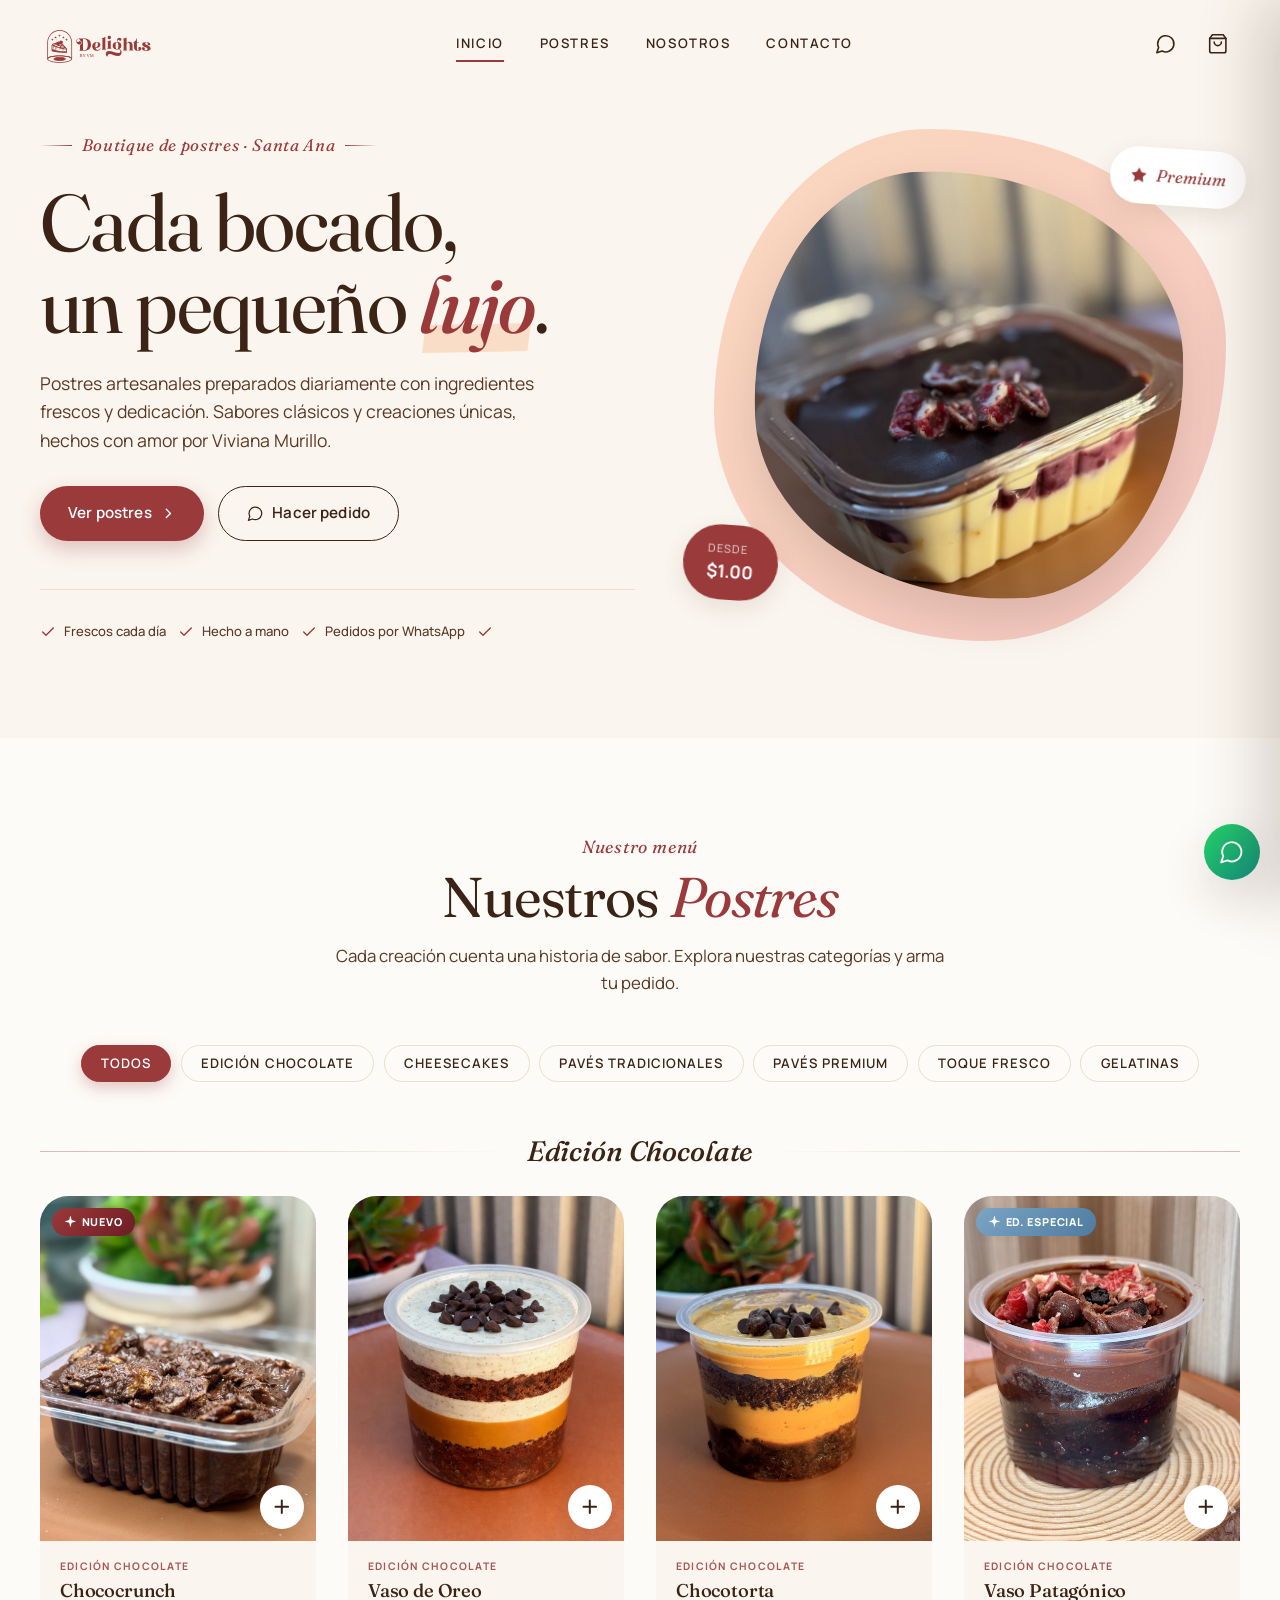
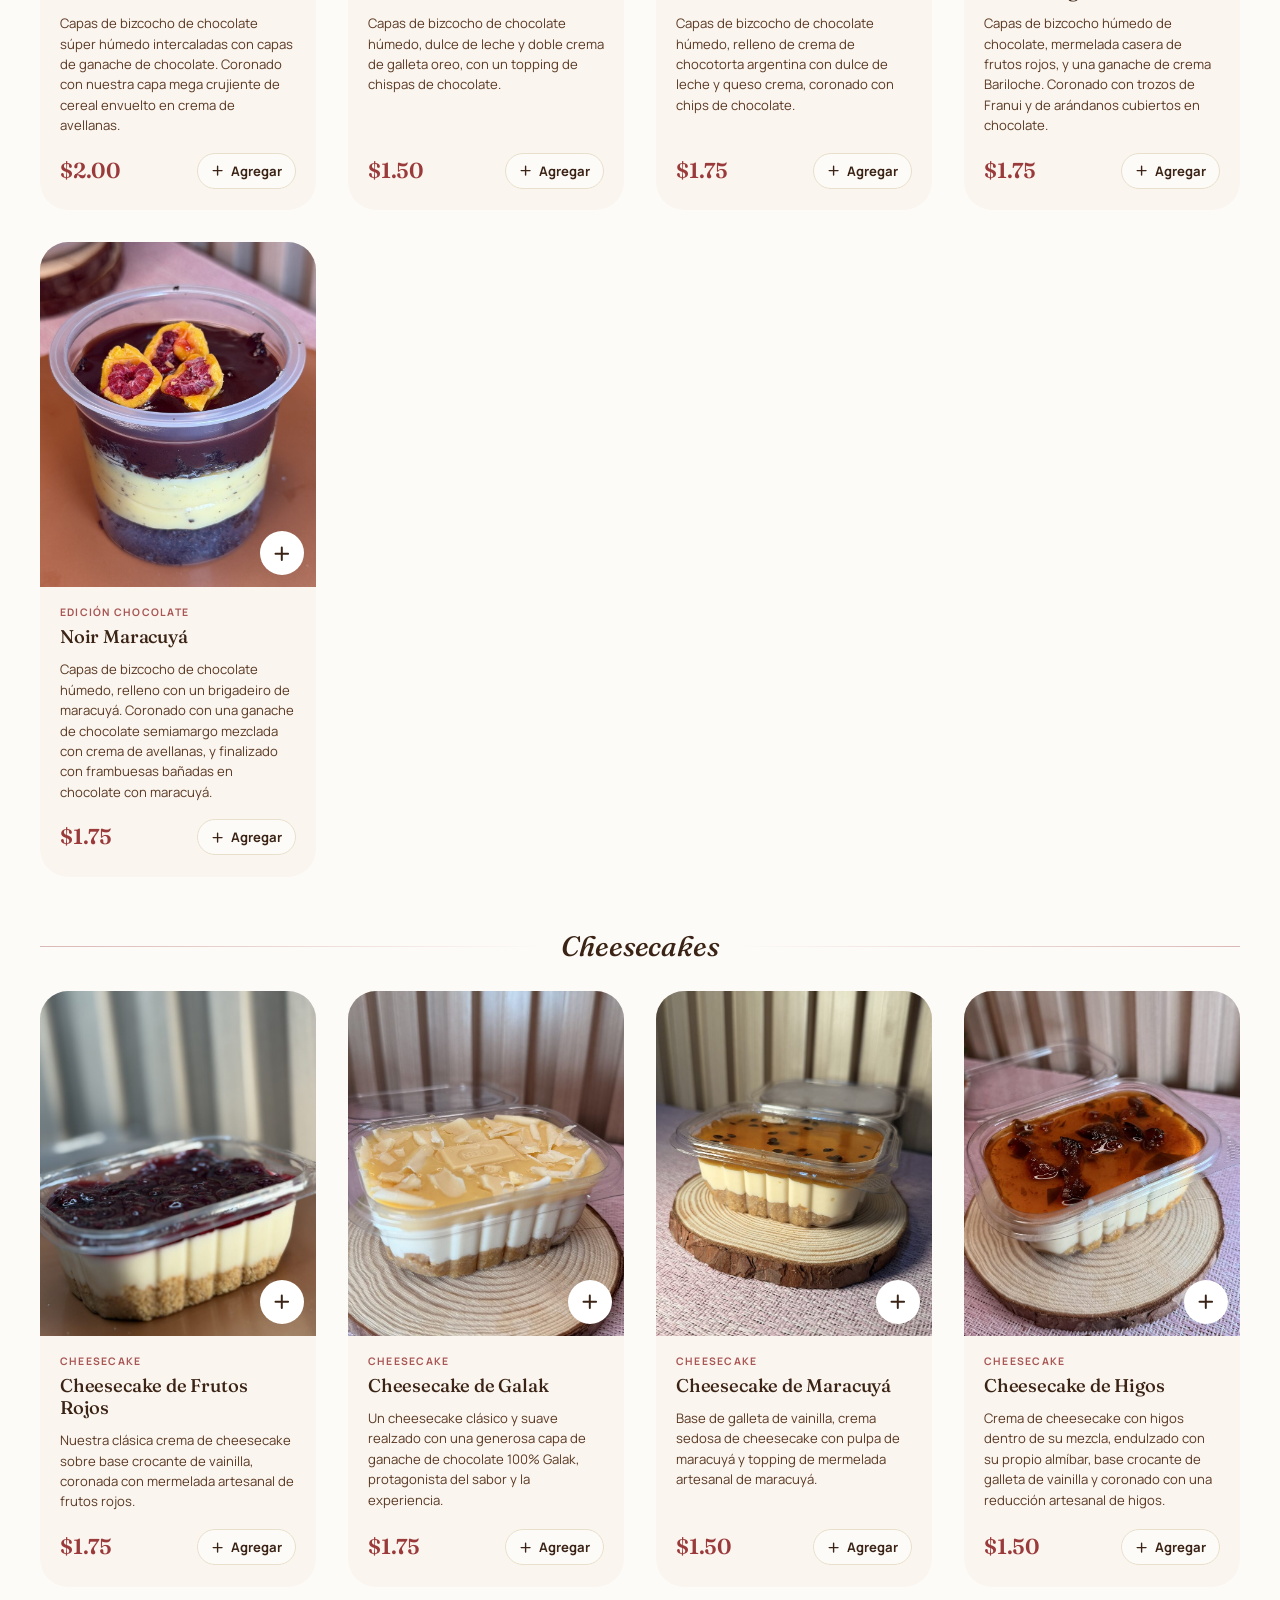
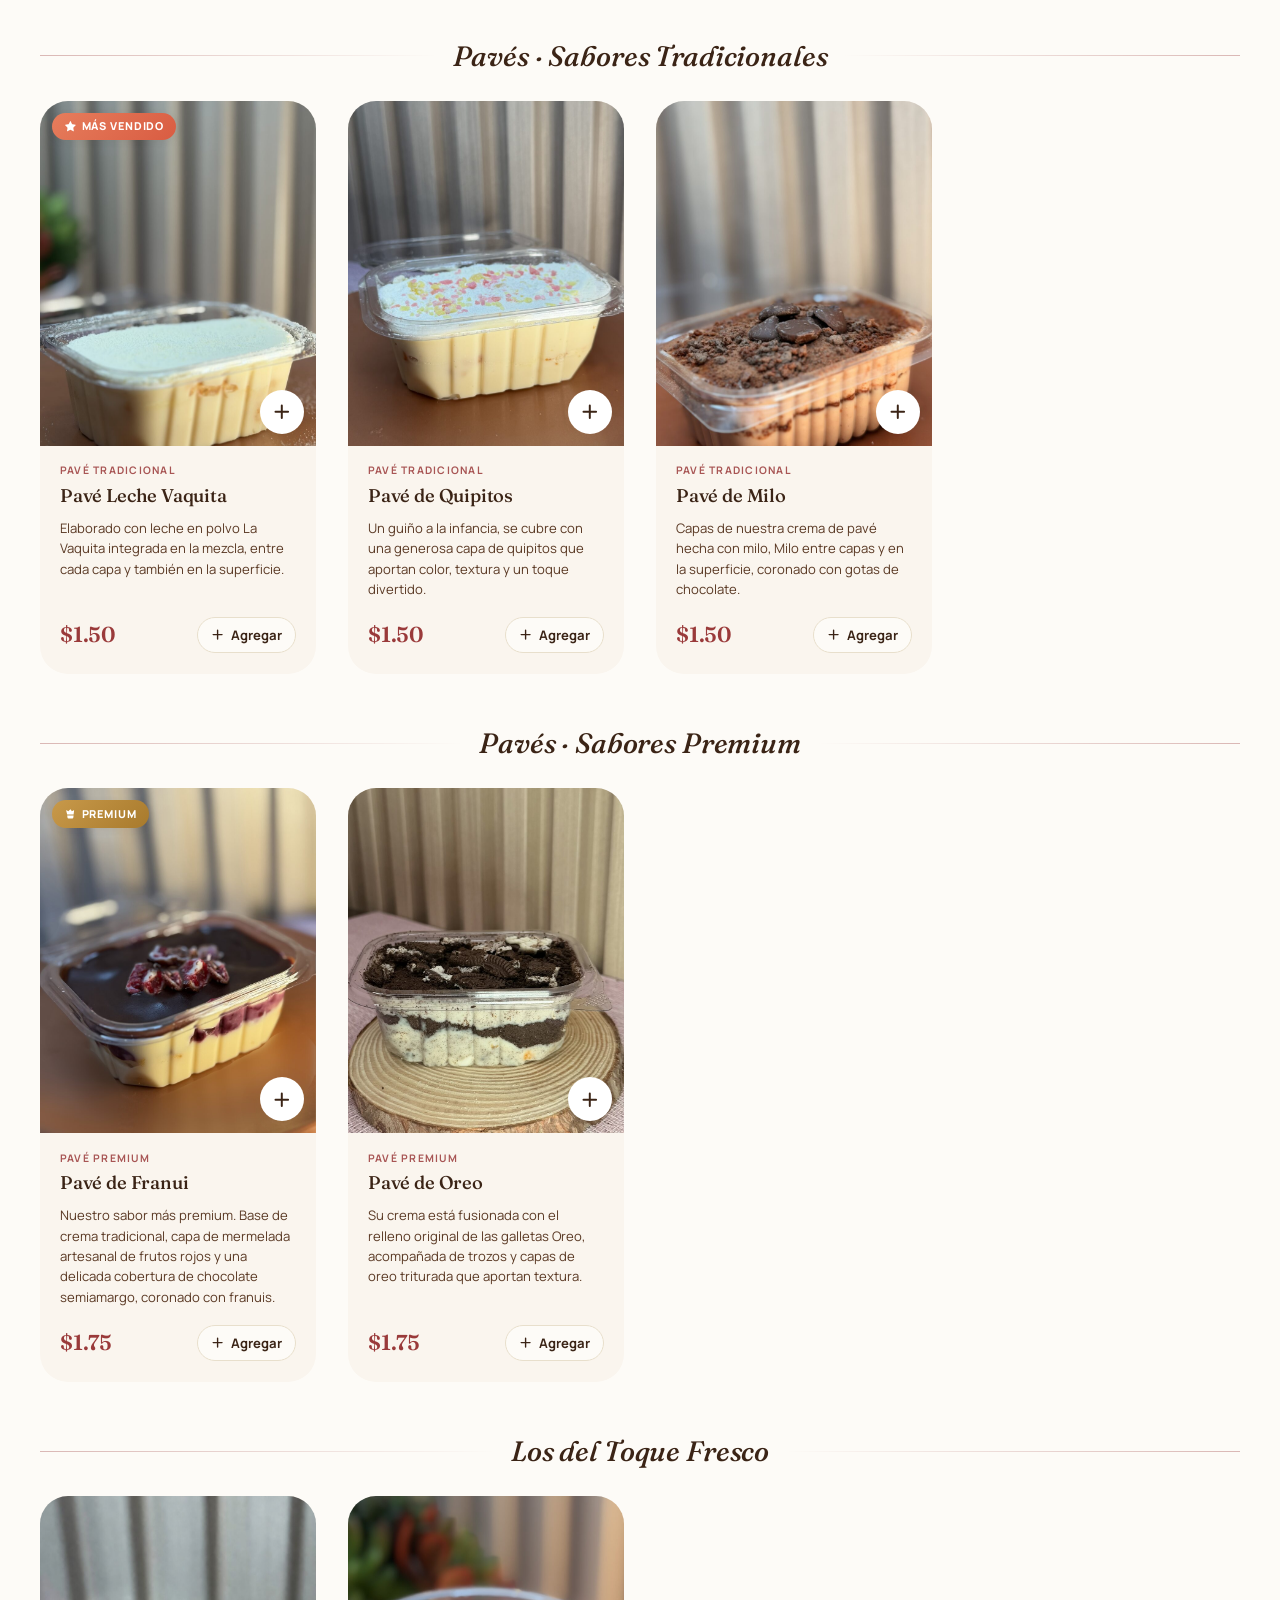
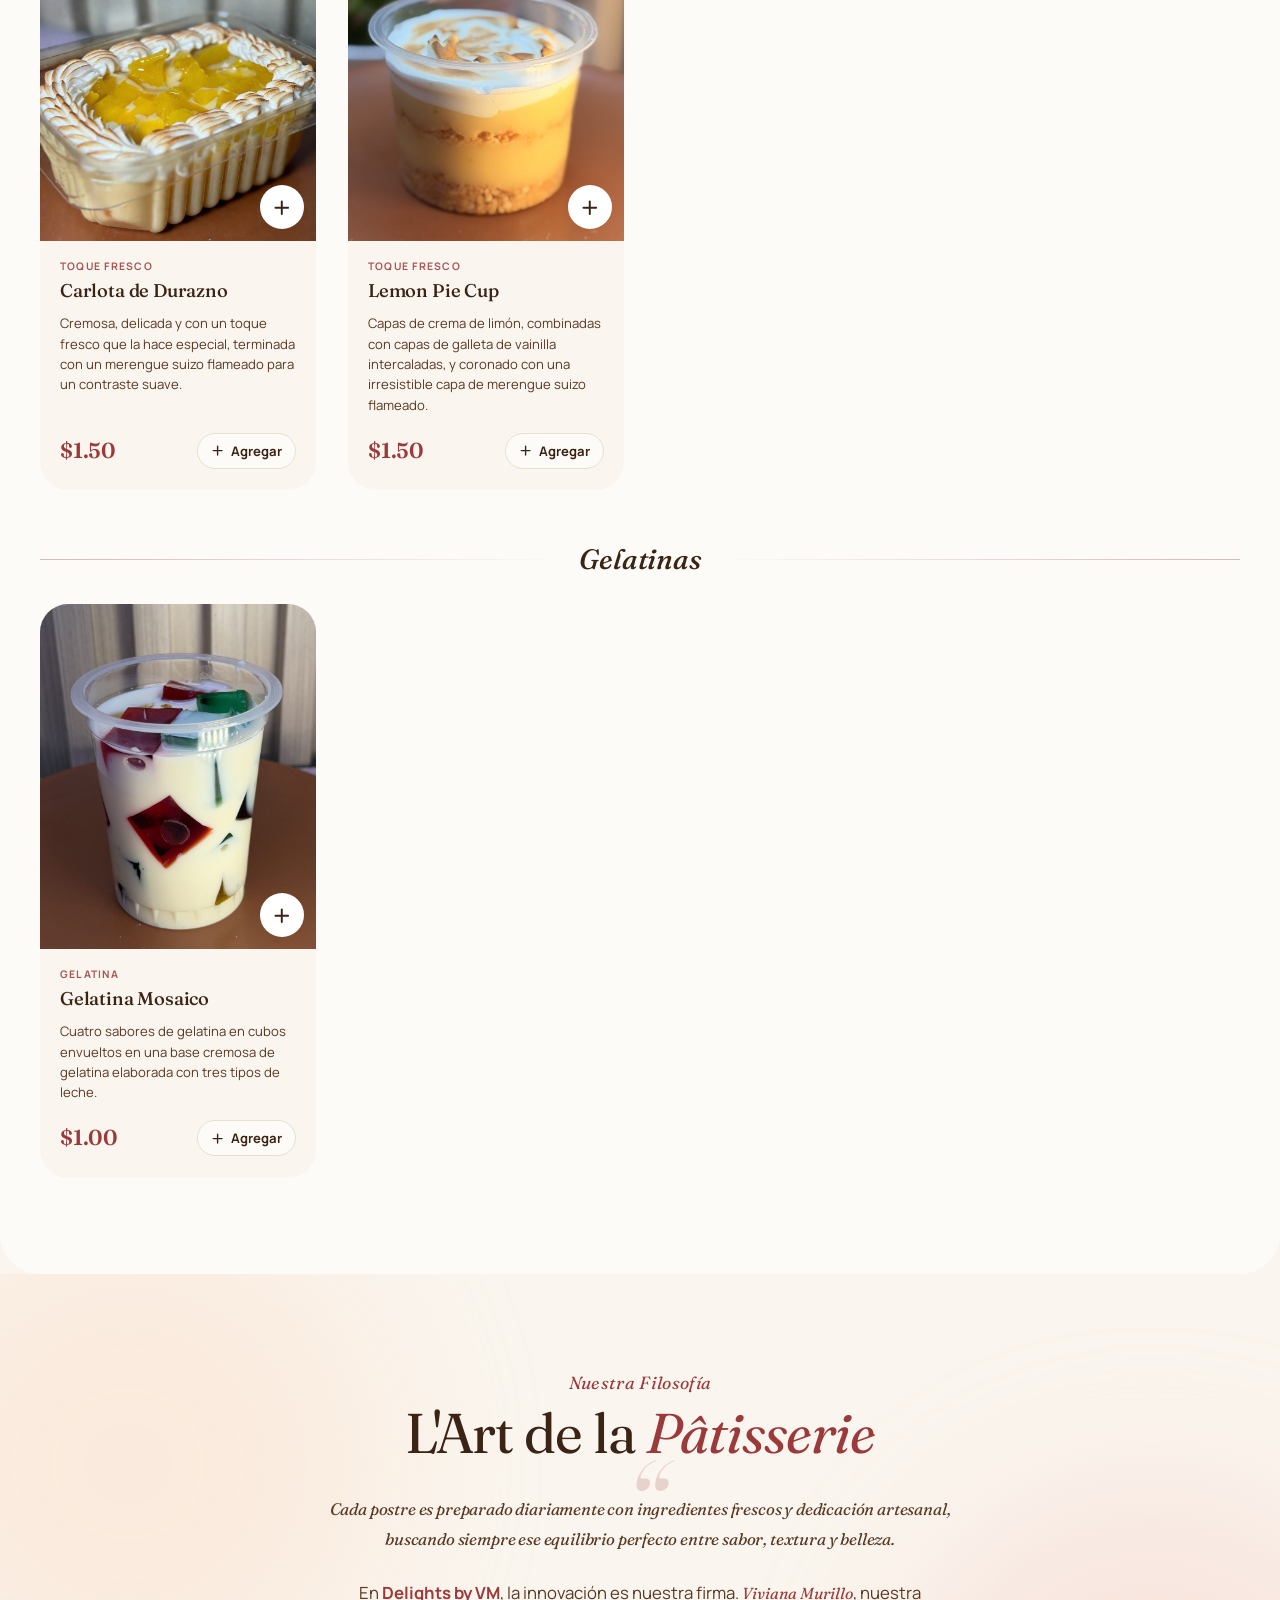
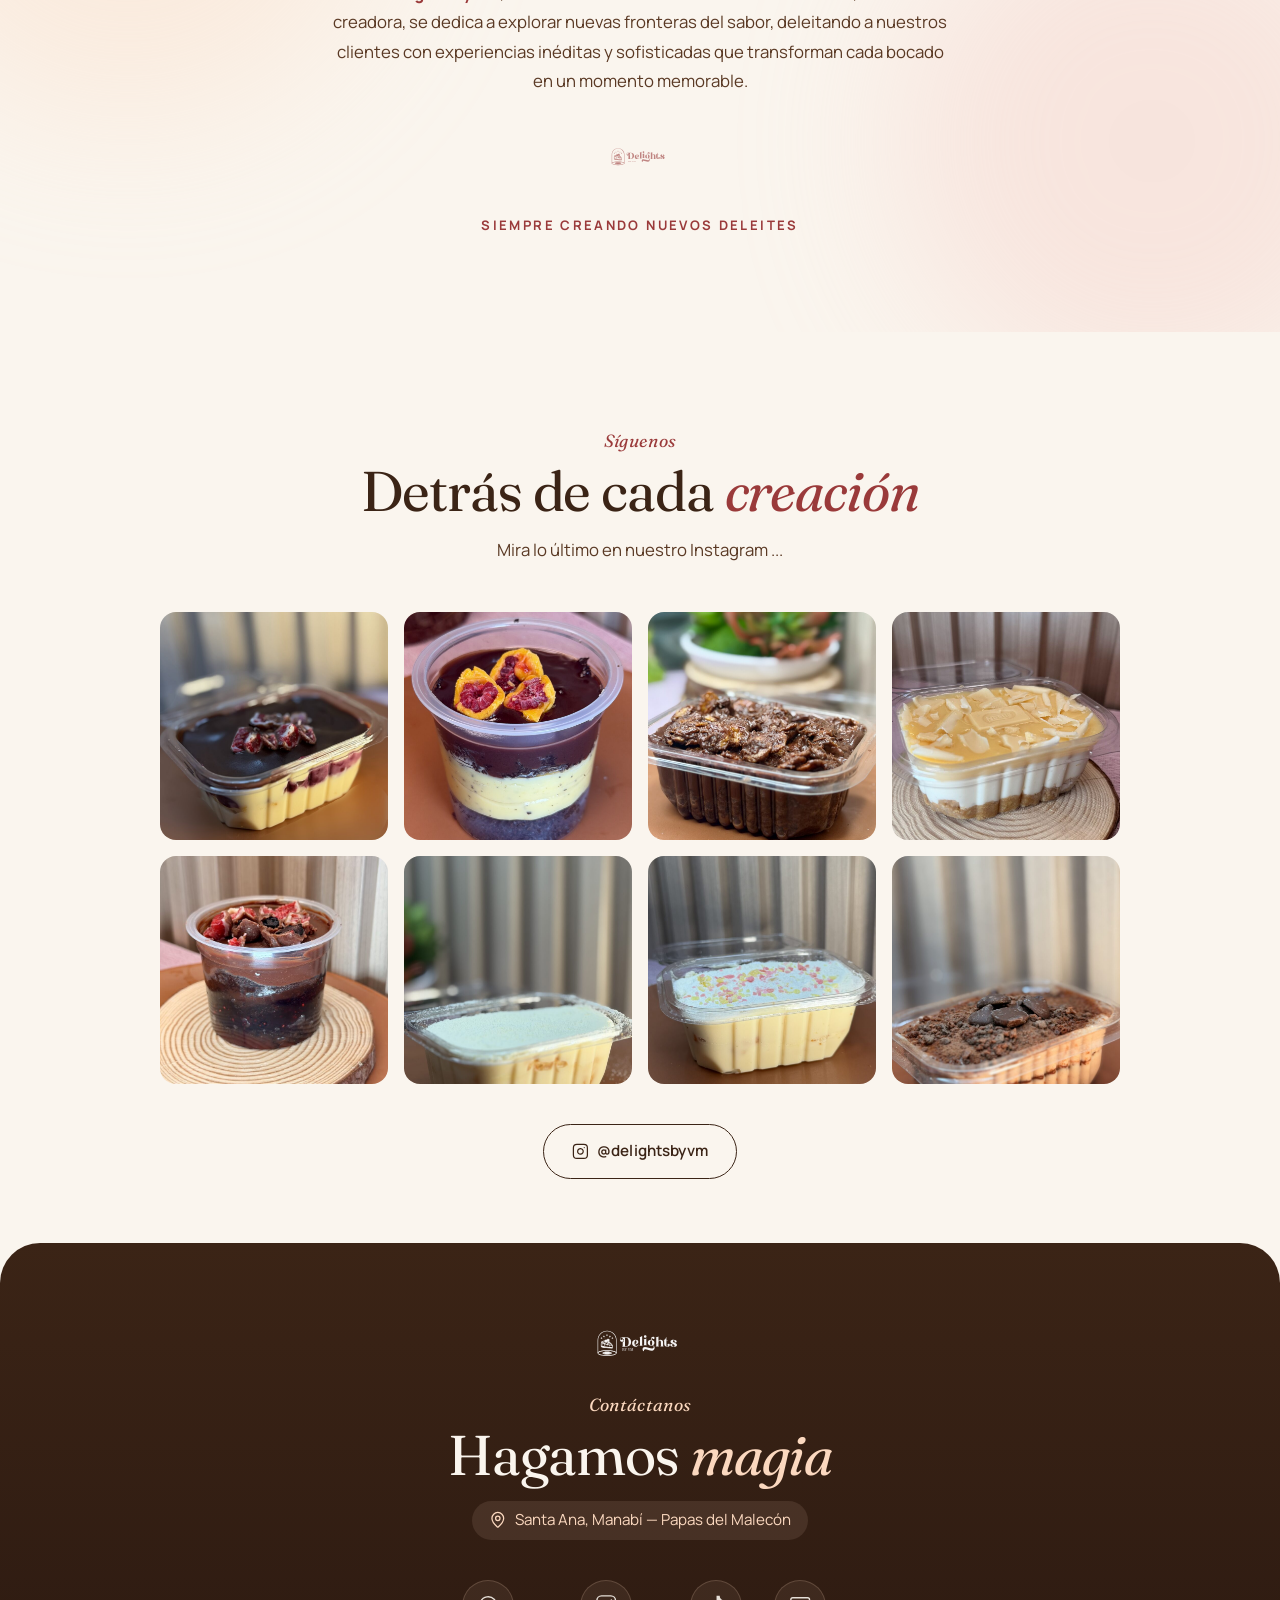
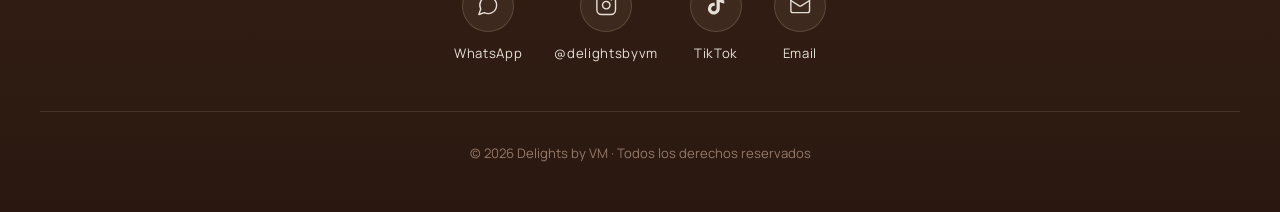
<file: index.html>
<!DOCTYPE html>
<html lang="es">
<head>
  <meta charset="UTF-8">
  <meta name="viewport" content="width=device-width, initial-scale=1">
  <title>Delights by VM — Boutique de postres</title>
  <meta name="description" content="Postres artesanales premium en Santa Ana, Manabí. Pavés, cheesecakes, edición chocolate y más. Pedidos por WhatsApp.">
  <meta name="theme-color" content="#9A3A3A">
  <link rel="icon" href="assets/logo.svg" type="image/svg+xml">

  <meta property="og:title" content="Delights by VM — Boutique de postres">
  <meta property="og:description" content="Postres hechos con amor. Pedidos por WhatsApp.">
  <meta property="og:type" content="website">
  <meta property="og:image" content="assets/og.jpg">

  <link rel="preconnect" href="https://fonts.googleapis.com">
  <link rel="preconnect" href="https://fonts.gstatic.com" crossorigin>
  <link href="https://fonts.googleapis.com/css2?family=Fraunces:ital,opsz,wght@0,9..144,300..700;1,9..144,300..700&family=Manrope:wght@400;500;600;700;800&display=swap" rel="stylesheet">
  <link rel="stylesheet" href="styles.css">
</head>
<body>

  <!-- Loader -->
  <div id="loader" aria-hidden="true">
    <img src="assets/logo.svg" alt="">
    <div class="loader-dots"><span></span><span></span><span></span></div>
  </div>

  <!-- Nav -->
  <nav class="nav" id="nav">
    <div class="nav-inner">
      <a class="nav-logo" href="#top">
        <img src="assets/logo.svg" alt="Delights by VM">
      </a>
      <div class="nav-links">
        <a href="#top" class="active">Inicio</a>
        <a href="#postres">Postres</a>
        <a href="#filosofia">Nosotros</a>
        <a href="#contacto">Contacto</a>
      </div>
      <div class="nav-actions">
        <a class="icon-btn" href="https://wa.me/593997177039" target="_blank" rel="noopener" aria-label="Contacto por WhatsApp">
          <svg viewBox="0 0 24 24" fill="none" stroke="currentColor" stroke-width="1.75" stroke-linecap="round" stroke-linejoin="round"><path d="M7.9 20A9 9 0 1 0 4 16.1L2 22Z"/></svg>
        </a>
        <button class="icon-btn" id="cart-btn" aria-label="Abrir carrito">
          <svg viewBox="0 0 24 24" fill="none" stroke="currentColor" stroke-width="1.75" stroke-linecap="round" stroke-linejoin="round"><path d="M6 2 3 6v14a2 2 0 0 0 2 2h14a2 2 0 0 0 2-2V6l-3-4Z"/><path d="M3 6h18"/><path d="M16 10a4 4 0 0 1-8 0"/></svg>
          <span class="cart-count" id="cart-count">0</span>
        </button>
        <button class="icon-btn nav-mobile-toggle" id="menu-btn" aria-label="Menú">
          <svg viewBox="0 0 24 24" fill="none" stroke="currentColor" stroke-width="2" stroke-linecap="round" stroke-linejoin="round"><line x1="4" x2="20" y1="6" y2="6"/><line x1="4" x2="20" y1="12" y2="12"/><line x1="4" x2="20" y1="18" y2="18"/></svg>
        </button>
      </div>
    </div>
  </nav>

  <!-- Mobile menu -->
  <div class="mobile-menu" id="mobile-menu">
    <ul>
      <li><a href="#top">Inicio</a></li>
      <li><a href="#postres">Postres</a></li>
      <li><a href="#filosofia">Nosotros</a></li>
      <li><a href="#contacto">Contacto</a></li>
    </ul>
  </div>

  <!-- HERO -->
  <header class="hero" id="top">
    <div class="hero-inner">
      <div>
        <span class="hero-eyebrow">Boutique de postres · Santa Ana</span>
        <h1 class="hero-title">Cada bocado, un&nbsp;pequeño <em>lujo</em>.</h1>
        <p class="hero-sub">Postres artesanales preparados diariamente con ingredientes frescos y dedicación. Sabores clásicos y creaciones únicas, hechos con amor por Viviana Murillo.</p>
        <div class="hero-ctas">
          <a class="btn btn-primary" href="#postres">
            Ver postres
            <svg viewBox="0 0 24 24" fill="none" stroke="currentColor" stroke-width="2" stroke-linecap="round" stroke-linejoin="round"><path d="m9 18 6-6-6-6"/></svg>
          </a>
          <a class="btn btn-outline" href="https://wa.me/593997177039" target="_blank" rel="noopener">
            <svg viewBox="0 0 24 24" fill="none" stroke="currentColor" stroke-width="1.75" stroke-linecap="round" stroke-linejoin="round"><path d="M7.9 20A9 9 0 1 0 4 16.1L2 22Z"/></svg>
            Hacer pedido
          </a>
        </div>
        <div class="hero-features">
          <span class="hero-feature">
            <svg viewBox="0 0 24 24" fill="none" stroke="currentColor" stroke-width="2" stroke-linecap="round" stroke-linejoin="round"><path d="M20 6 9 17l-5-5"/></svg>
            Frescos cada día
          </span>
          <span class="hero-feature">
            <svg viewBox="0 0 24 24" fill="none" stroke="currentColor" stroke-width="2" stroke-linecap="round" stroke-linejoin="round"><path d="M20 6 9 17l-5-5"/></svg>
            Hecho a mano
          </span>
          <span class="hero-feature">
            <svg viewBox="0 0 24 24" fill="none" stroke="currentColor" stroke-width="2" stroke-linecap="round" stroke-linejoin="round"><path d="M20 6 9 17l-5-5"/></svg>
            Pedidos por WhatsApp
          </span>
          <span class="hero-feature">
            <svg viewBox="0 0 24 24" fill="none" stroke="currentColor" stroke-width="2" stroke-linecap="round" stroke-linejoin="round"><path d="M20 6 9 17l-5-5"/></svg>
            
          </span>
        </div>
      </div>
      <div class="hero-visual">
        <div class="hero-blob" aria-hidden="true"></div>
        <div class="hero-photo-wrap">
          <img src="assets/products/pave-franui.jpg" alt="Pavé de Franui" id="hero-photo">
        </div>
        <div class="hero-badge">
          <svg viewBox="0 0 24 24" fill="currentColor"><path d="M11.5 2.29a.5.5 0 0 1 1 0l2.31 4.68a2.12 2.12 0 0 0 1.6 1.16l5.16.76a.53.53 0 0 1 .3.9l-3.74 3.64a2.12 2.12 0 0 0-.6 1.88l.88 5.14a.53.53 0 0 1-.77.56l-4.62-2.43a2.12 2.12 0 0 0-1.97 0L6.4 21.01a.53.53 0 0 1-.77-.56l.88-5.14a2.12 2.12 0 0 0-.61-1.88L2.16 9.8a.53.53 0 0 1 .3-.91l5.16-.75a2.12 2.12 0 0 0 1.6-1.16Z"/></svg>
          Premium
        </div>
        <div class="hero-price-tag">
          <small>Desde</small>
          $1.00
        </div>
      </div>
    </div>
  </header>

  <!-- CATÁLOGO -->
  <section class="catalog" id="postres">
    <div class="container">
      <div class="reveal">
        <span class="section-eyebrow">Nuestro menú</span>
        <h2 class="section-title">Nuestros <em>Postres</em></h2>
        <p class="section-sub">Cada creación cuenta una historia de sabor. Explora nuestras categorías y arma tu pedido.</p>
      </div>

      <!-- Filtros -->
      <div class="filters reveal" role="tablist" aria-label="Filtrar categorías">
        <button class="filter active" data-filter="all">Todos</button>
        <button class="filter" data-filter="edicion-chocolate">Edición Chocolate</button>
        <button class="filter" data-filter="cheesecakes">Cheesecakes</button>
        <button class="filter" data-filter="paves-tradicionales">Pavés Tradicionales</button>
        <button class="filter" data-filter="paves-premium">Pavés Premium</button>
        <button class="filter" data-filter="toque-fresco">Toque Fresco</button>
        <button class="filter" data-filter="gelatinas">Gelatinas</button>
      </div>

      <!-- Grid (se llena desde JS con categoría separadas) -->
      <div id="product-container" class="reveal"></div>
    </div>
  </section>

  <!-- FILOSOFÍA -->
  <section class="philosophy" id="filosofia">
    <div class="philosophy-blob b1" aria-hidden="true"></div>
    <div class="philosophy-blob b2" aria-hidden="true"></div>
    <div class="philosophy-inner reveal">
      <span class="section-eyebrow">Nuestra Filosofía</span>
      <h2 class="section-title">L'Art de la <em>Pâtisserie</em></h2>
      <p class="philosophy-quote">Cada postre es preparado diariamente con ingredientes frescos y dedicación artesanal, buscando siempre ese equilibrio perfecto entre sabor, textura y belleza.</p>
      <p>En <strong style="color:var(--wine)">Delights by VM</strong>, la innovación es nuestra firma. <span class="signature">Viviana Murillo</span>, nuestra creadora, se dedica a explorar nuevas fronteras del sabor, deleitando a nuestros clientes con experiencias inéditas y sofisticadas que transforman cada bocado en un momento memorable.</p>
      <img class="mono" src="assets/logo.svg" alt="">
      <span class="philosophy-tagline">Siempre creando nuevos deleites</span>
    </div>
  </section>

  <!-- INSTAGRAM -->
  <section class="instagram">
    <div class="container">
      <div class="reveal">
        <span class="section-eyebrow">Síguenos</span>
        <h2 class="section-title">Detrás de cada <em>creación</em></h2>
        <p class="section-sub">Mira lo último en nuestro Instagram ... </p>
      </div>

      <div class="ig-grid reveal" id="ig-grid"></div>

      <a class="btn btn-outline" href="https://www.instagram.com/delightsbyvm" target="_blank" rel="noopener">
        <svg viewBox="0 0 24 24" fill="none" stroke="currentColor" stroke-width="1.75" stroke-linecap="round" stroke-linejoin="round"><rect width="20" height="20" x="2" y="2" rx="5" ry="5"/><path d="M16 11.37A4 4 0 1 1 12.63 8 4 4 0 0 1 16 11.37Z"/><line x1="17.5" x2="17.51" y1="6.5" y2="6.5"/></svg>
        @delightsbyvm
      </a>
    </div>
  </section>

  <!-- CONTACTO / FOOTER -->
  <footer class="contact" id="contacto">
    <div class="container">
      <img class="contact-logo" src="assets/logo.svg" alt="Delights by VM">
      <span class="section-eyebrow">Contáctanos</span>
      <h2 class="section-title">Hagamos <em>magia</em></h2>

      <p class="contact-location">
        <svg viewBox="0 0 24 24" fill="none" stroke="currentColor" stroke-width="1.75" stroke-linecap="round" stroke-linejoin="round"><path d="M20 10c0 4.993-5.539 10.193-7.399 11.799a1 1 0 0 1-1.202 0C9.539 20.193 4 14.993 4 10a8 8 0 0 1 16 0"/><circle cx="12" cy="10" r="3"/></svg>
        Santa Ana, Manabí — Papas del Malecón
      </p>

      <div class="contact-socials">
        <a class="contact-social" href="https://wa.me/593997177039" target="_blank" rel="noopener">
          <span class="sc-circle">
            <svg viewBox="0 0 24 24" fill="none" stroke="currentColor" stroke-width="1.5" stroke-linecap="round" stroke-linejoin="round"><path d="M7.9 20A9 9 0 1 0 4 16.1L2 22Z"/></svg>
          </span>
          <span>WhatsApp</span>
        </a>
        <a class="contact-social" href="https://www.instagram.com/delightsbyvm" target="_blank" rel="noopener">
          <span class="sc-circle">
            <svg viewBox="0 0 24 24" fill="none" stroke="currentColor" stroke-width="1.5" stroke-linecap="round" stroke-linejoin="round"><rect width="20" height="20" x="2" y="2" rx="5" ry="5"/><path d="M16 11.37A4 4 0 1 1 12.63 8 4 4 0 0 1 16 11.37Z"/><line x1="17.5" x2="17.51" y1="6.5" y2="6.5"/></svg>
          </span>
          <span>@delightsbyvm</span>
        </a>
        <a class="contact-social" href="https://www.tiktok.com/@delightsbyvm" target="_blank" rel="noopener">
          <span class="sc-circle">
            <svg viewBox="0 0 24 24" fill="currentColor"><path d="M19.59 6.69a4.83 4.83 0 0 1-3.77-4.25V2h-3.45v13.67a2.89 2.89 0 0 1-5.2 1.74 2.89 2.89 0 0 1 2.31-4.64 2.93 2.93 0 0 1 .88.13V9.4a6.84 6.84 0 0 0-1-.05A6.33 6.33 0 0 0 5 20.1a6.34 6.34 0 0 0 10.86-4.43v-7a8.16 8.16 0 0 0 4.77 1.52v-3.4a4.85 4.85 0 0 1-1-.1Z"/></svg>
          </span>
          <span>TikTok</span>
        </a>
        <a class="contact-social" href="mailto:delightsbyvm@gmail.com">
          <span class="sc-circle">
            <svg viewBox="0 0 24 24" fill="none" stroke="currentColor" stroke-width="1.5" stroke-linecap="round" stroke-linejoin="round"><rect width="20" height="16" x="2" y="4" rx="2"/><path d="m22 7-8.97 5.7a1.94 1.94 0 0 1-2.06 0L2 7"/></svg>
          </span>
          <span>Email</span>
        </a>
      </div>

      <p class="contact-copy">© 2026 Delights by VM · Todos los derechos reservados</p>
    </div>
  </footer>

  <!-- FAB stack (WhatsApp + carrito) -->
  <div class="fab-stack">
    <button class="fab fab-cart" id="fab-cart" aria-label="Ver carrito">
      <svg viewBox="0 0 24 24" fill="none" stroke="currentColor" stroke-width="1.75" stroke-linecap="round" stroke-linejoin="round"><path d="M6 2 3 6v14a2 2 0 0 0 2 2h14a2 2 0 0 0 2-2V6l-3-4Z"/><path d="M3 6h18"/><path d="M16 10a4 4 0 0 1-8 0"/></svg>
      <span class="fab-badge" id="fab-badge">0</span>
    </button>
    <a class="fab fab-wa" href="https://wa.me/593997177039" target="_blank" rel="noopener" aria-label="Chatear por WhatsApp">
      <svg viewBox="0 0 24 24" fill="none" stroke="currentColor" stroke-width="1.75" stroke-linecap="round" stroke-linejoin="round"><path d="M7.9 20A9 9 0 1 0 4 16.1L2 22Z"/></svg>
    </a>
  </div>

  <!-- Cart drawer -->
  <div class="cart-backdrop" id="cart-backdrop"></div>
  <aside class="cart-drawer" id="cart-drawer" aria-label="Carrito de compras">
    <div class="cart-head">
      <h2>Tu pedido</h2>
      <button class="cart-close" id="cart-close" aria-label="Cerrar">
        <svg viewBox="0 0 24 24" fill="none" stroke="currentColor" stroke-width="2" stroke-linecap="round" stroke-linejoin="round"><path d="M18 6 6 18M6 6l12 12"/></svg>
      </button>
    </div>
    <div class="cart-body" id="cart-body"></div>
    <div class="cart-foot" id="cart-foot" style="display:none;">
      <div class="cart-line total"><span>Total</span><strong id="cart-total">$0.00</strong></div>
      <div class="cart-deposit">
        <span class="cart-deposit-label">
          <strong>Depósito 50%</strong>
          <small>Reserva tu pedido</small>
        </span>
        <span class="cart-deposit-amount" id="cart-deposit">$0.00</span>
      </div>
      <div class="cart-name-field">
        <label for="cart-name">Tu nombre (para la coordinación)</label>
        <input type="text" id="cart-name" placeholder="Ej. María González" autocomplete="name">
      </div>
      <button class="cart-checkout" id="cart-checkout">
        <svg viewBox="0 0 24 24" fill="none" stroke="currentColor" stroke-width="2" stroke-linecap="round" stroke-linejoin="round"><path d="M7.9 20A9 9 0 1 0 4 16.1L2 22Z"/></svg>
        Finalizar por WhatsApp
      </button>
    </div>
  </aside>

  <!-- Toast -->
  <div class="toast" id="toast" role="status" aria-live="polite">
    <svg viewBox="0 0 24 24" fill="none" stroke="currentColor" stroke-width="2.5" stroke-linecap="round" stroke-linejoin="round"><path d="M20 6 9 17l-5-5"/></svg>
    <span id="toast-text">Agregado al carrito</span>
  </div>

  <script src="products.js"></script>
  <script src="script.js"></script>
</body>
</html>
</file>
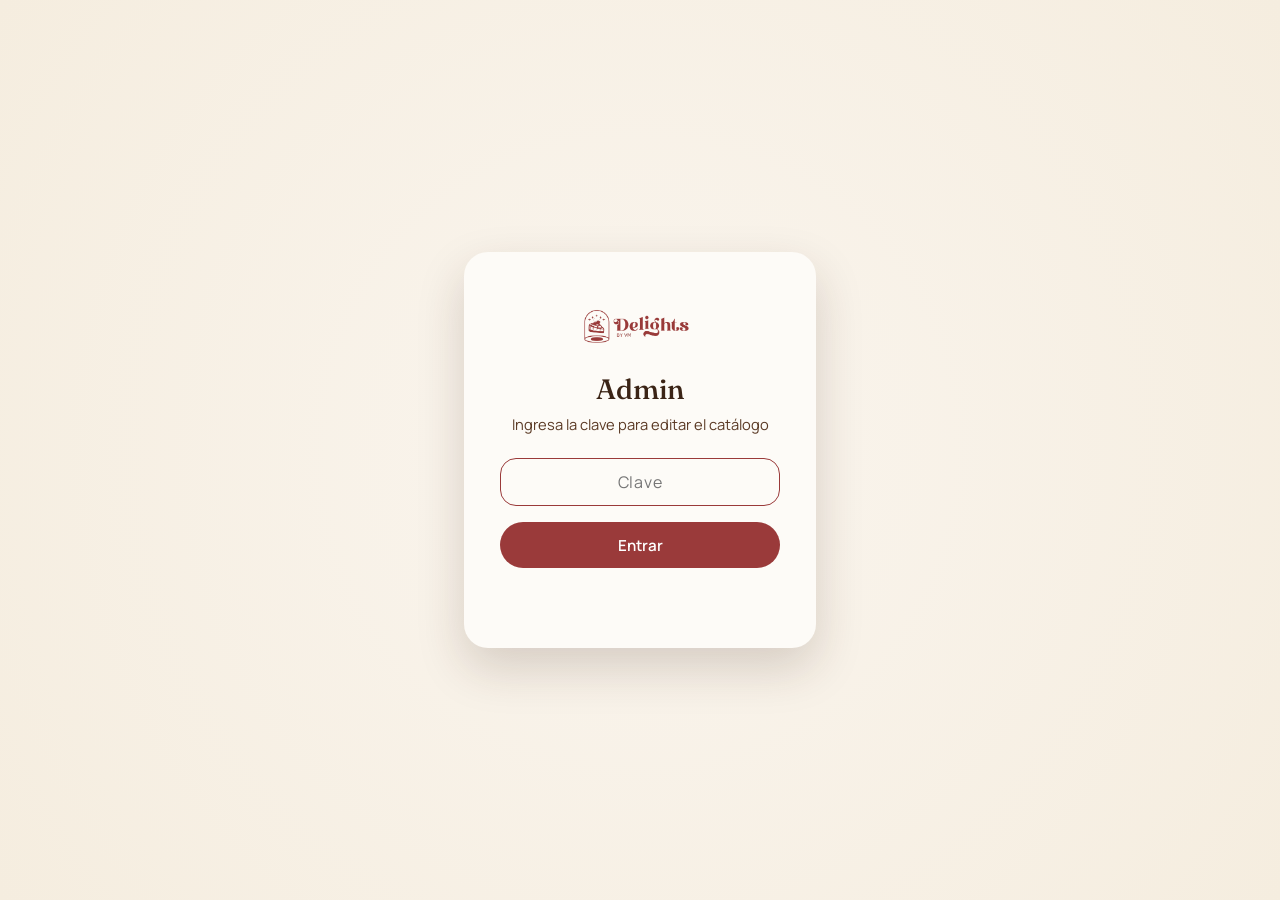
<file: admin.html>
<!DOCTYPE html>
<html lang="es">
<head>
  <meta charset="UTF-8">
  <meta name="viewport" content="width=device-width, initial-scale=1">
  <title>Admin · Delights by VM</title>
  <meta name="robots" content="noindex, nofollow">
  <link rel="icon" href="assets/logo.svg" type="image/svg+xml">
  <link rel="preconnect" href="https://fonts.googleapis.com">
  <link rel="preconnect" href="https://fonts.gstatic.com" crossorigin>
  <link href="https://fonts.googleapis.com/css2?family=Fraunces:ital,opsz,wght@0,9..144,300..700;1,9..144,300..700&family=Manrope:wght@400;500;600;700;800&display=swap" rel="stylesheet">
  <link rel="stylesheet" href="admin.css">
</head>
<body>

  <!-- Password gate -->
  <div id="gate">
    <div class="gate-card">
      <img src="assets/logo.png" alt="" class="gate-logo">
      <h1>Admin</h1>
      <p>Ingresa la clave para editar el catálogo</p>
      <input type="password" id="gate-input" placeholder="Clave" autocomplete="current-password">
      <button id="gate-btn">Entrar</button>
      <span class="gate-hint" id="gate-msg"></span>
    </div>
  </div>

  <!-- App -->
  <div id="app" class="app-hidden">

    <header class="ah">
      <div class="brand">
        <img src="assets/logo.png" alt="">
        <div>
          <h1>Admin del catálogo</h1>
          <span>Editar precios, fotos, descripciones y orden</span>
        </div>
      </div>
      <div class="ah-actions">
        <span class="dirty-badge" id="dirty">Cambios sin guardar</span>
        <button class="btn btn-ghost" id="btn-reset">Descartar cambios</button>
        <button class="btn btn-primary" id="btn-download">Descargar products.js</button>
        <a class="btn btn-outline" href="index.html">Sitio</a>
      </div>
    </header>

    <div class="hint-bar">
      <strong>Para que actualice:</strong>
      Haz los cambios que quieras y cuando termines dale a: <b>Descargar products.js</b> y me lo pasas para hacer los cambios en el codigo
       <code>products.js</code> . Las fotos nuevas
      deben tambien me las pasas <code>en el google drive que tiene delights</code> con el nombre que le pongas acá.
    </div>

    <main class="admin-main">

      <!-- LISTA DE PRODUCTOS -->
      <section class="list-col">
        <div class="list-head">
          <h2>Postres <span id="count">0</span></h2>
          <button class="btn btn-outline" id="btn-add">＋ Agregar postre</button>
        </div>
        <div id="product-list"></div>
      </section>

      <!-- PREVIEW -->
      <aside class="preview-col">
        <h2>Vista previa</h2>
        <p class="prev-hint">Miniatura de cómo se verá en la página pública. Actualiza en vivo.</p>
        <div id="preview-grid"></div>
      </aside>
    </main>

  </div>

  <!-- Modal de descarga -->
  <div id="dl-modal" class="modal">
    <div class="modal-inner">
      <h2>Cambios listos ✓</h2>
      <p>Se descargó <code>products.js</code>. Ahora:</p>
      <ol>
        <li>Reemplaza el archivo <code>products.js</code> en el repo de GitHub</li>
        <li>Si agregaste fotos nuevas, súbelas a <code>assets/products/</code></li>
        <li>Espera 1-2 min a que GitHub Pages actualice</li>
      </ol>
      <button class="btn btn-primary" id="modal-close">Entendido</button>
    </div>
  </div>

  <div class="toast" id="toast"><span id="toast-text"></span></div>

  <script src="products.js"></script>
  <script src="admin.js"></script>
</body>
</html>
</file>
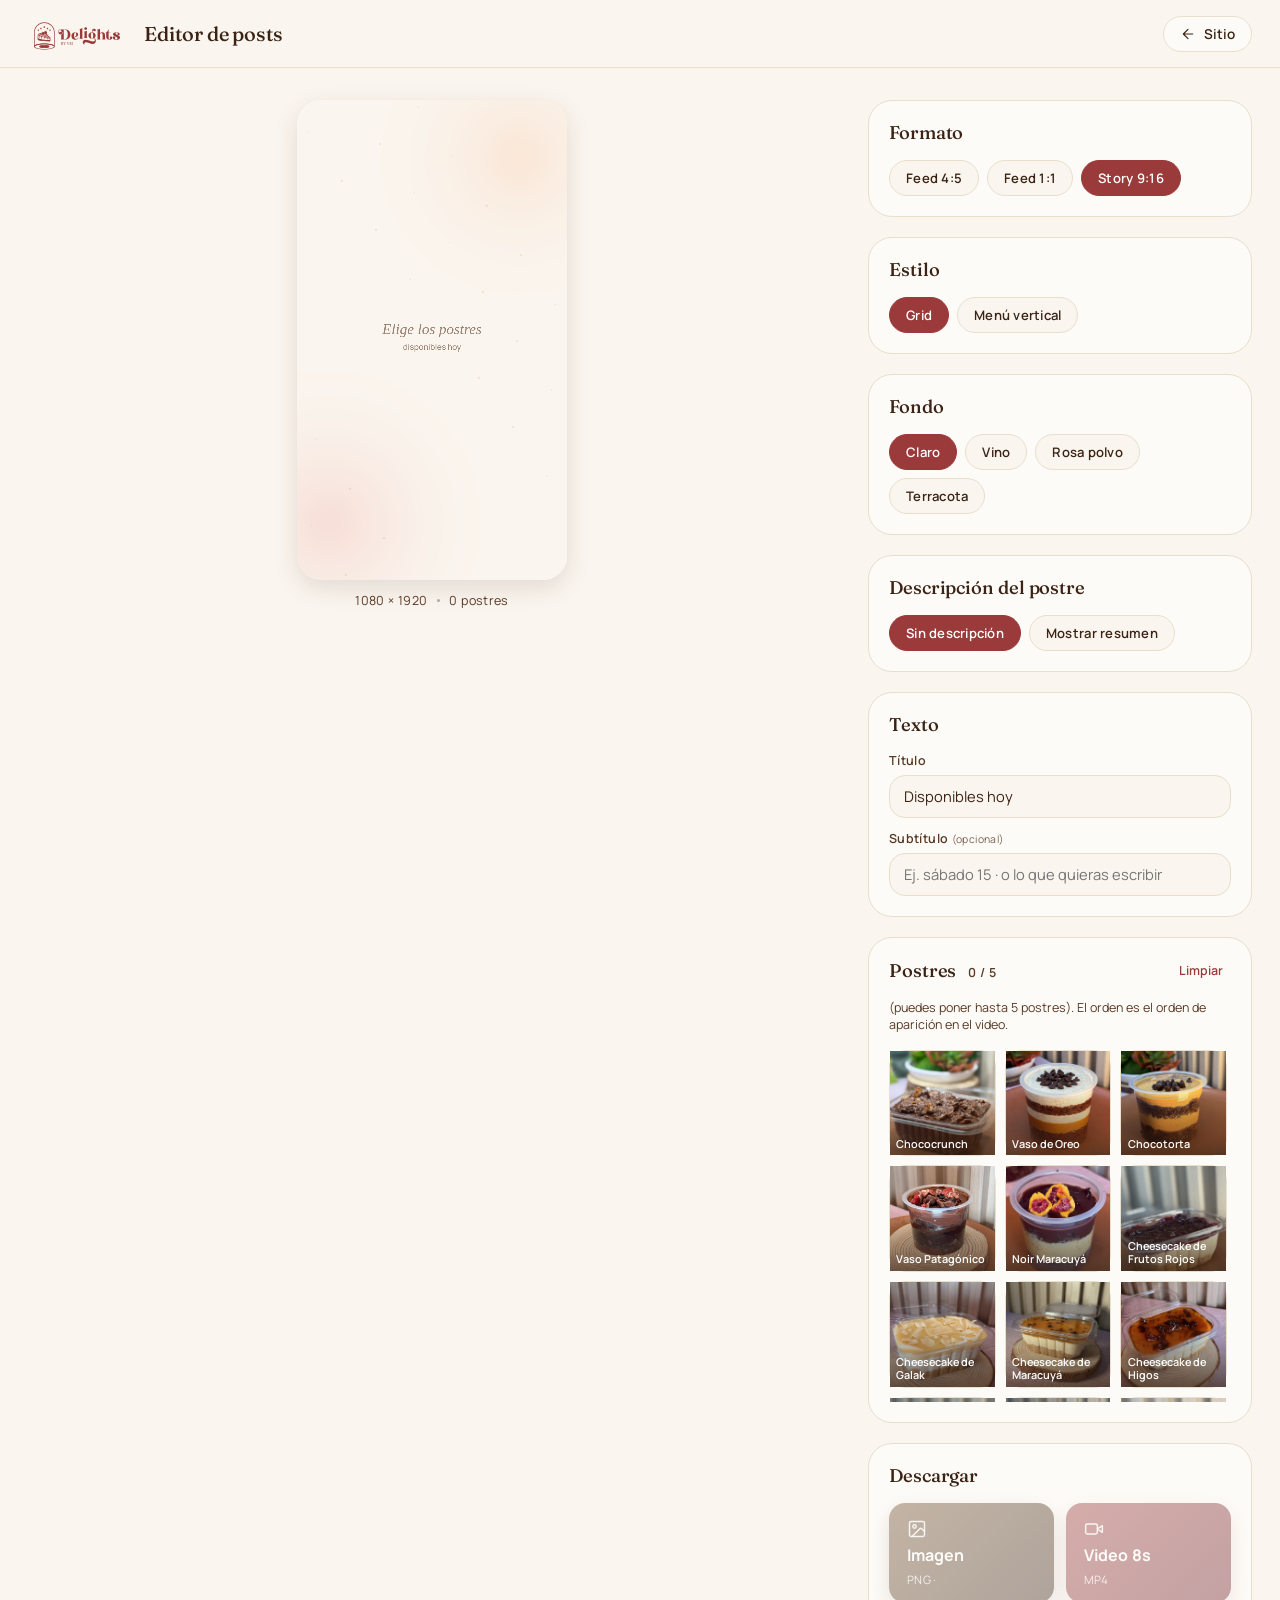
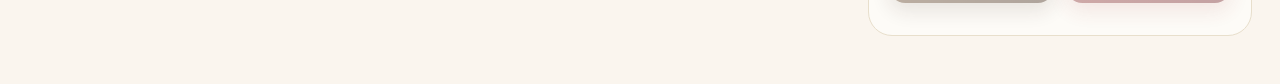
<file: posts.html>
<!DOCTYPE html>
<html lang="es">
<head>
  <meta charset="UTF-8">
  <meta name="viewport" content="width=device-width, initial-scale=1">
  <title>Editor de Posts · Delights by VM</title>
  <meta name="robots" content="noindex, nofollow">
  <link rel="icon" href="assets/logo.svg" type="image/svg+xml">

  <link rel="preconnect" href="https://fonts.googleapis.com">
  <link rel="preconnect" href="https://fonts.gstatic.com" crossorigin>
  <link href="https://fonts.googleapis.com/css2?family=Fraunces:ital,opsz,wght@0,9..144,300..700;1,9..144,300..700&family=Manrope:wght@400;500;600;700;800&display=swap" rel="stylesheet">
  <link rel="stylesheet" href="posts.css">
</head>
<body>

  <header class="tool-head">
    <div class="tool-brand">
      <img src="assets/logo.svg" alt="">
      <div>
        <h1>Editor de posts</h1>
        <span></span>
      </div>
    </div>
    <a class="tool-back" href="index.html" title="Volver al sitio">
      <svg viewBox="0 0 24 24" fill="none" stroke="currentColor" stroke-width="1.75" stroke-linecap="round" stroke-linejoin="round"><path d="m12 19-7-7 7-7M19 12H5"/></svg>
      Sitio
    </a>
  </header>

  <main class="tool-layout">

    <!-- LEFT: preview -->
    <section class="preview-col">
      <div class="preview-frame" id="preview-frame">
        <canvas id="post-canvas" width="1080" height="1350"></canvas>
        <div class="preview-overlay" id="preview-overlay">
          <div class="spinner"></div>
          <span>Preparando…</span>
        </div>
        <div class="rec-badge" id="rec-badge">
          <span class="rec-dot"></span>
          <span>Grabando · <span id="rec-time">0.0</span>s</span>
        </div>
      </div>
      <div class="preview-info">
        <span id="preview-size">1080 × 1350</span>
        <span class="dot"></span>
        <span id="preview-count">0 postres</span>
      </div>
    </section>

    <!-- RIGHT: controls -->
    <aside class="controls-col">

      <!-- FORMATO -->
      <div class="ctrl-block">
        <div class="ctrl-head">
          <h2>Formato</h2>
        </div>
        <div class="chip-row" role="tablist" aria-label="Formato del post">
          <button class="chip" data-format="portrait" title="Instagram Feed 4:5 (1080×1350)">Feed 4:5</button>
          <button class="chip" data-format="square" title="Instagram Feed 1:1 (1080×1080)">Feed 1:1</button>
          <button class="chip active" data-format="story" title="Instagram Story 9:16 (1080×1920)">Story 9:16</button>
        </div>
      </div>

      <!-- ESTILO -->
      <div class="ctrl-block">
        <div class="ctrl-head">
          <h2>Estilo</h2>
        </div>
        <div class="chip-row" role="tablist" aria-label="Estilo de composición">
          <button class="chip active" data-style="grid" title="Fotos redondas centradas en el postre">Grid </button>
          <button class="chip" data-style="menu" title="Lista vertical estilo menú de boutique">Menú vertical</button>
        </div>
      </div>

      <!-- FONDO -->
      <div class="ctrl-block">
        <div class="ctrl-head">
          <h2>Fondo</h2>
        </div>
        <div class="chip-row" role="tablist" aria-label="Color de fondo">
          <button class="chip active" data-theme="warm" title="Base crema con blush y peach — el original">Claro</button>
          <button class="chip" data-theme="vino" title="Burdeos elegante con detalles crema y oro">Vino </button>
          <button class="chip" data-theme="rosa" title="Blush polvo con gradiente diagonal">Rosa polvo</button>
          <button class="chip" data-theme="terracota" title="Tierra cálida con gradiente diagonal">Terracota</button>
        </div>
      </div>

      <!-- DESCRIPCIÓN (toggle) -->
      <div class="ctrl-block">
        <div class="ctrl-head">
          <h2>Descripción del postre</h2>
        </div>
        <div class="chip-row" role="tablist" aria-label="Mostrar descripción">
          <button class="chip active" data-desc="off" title="Solo nombre y precio">Sin descripción</button>
          <button class="chip" data-desc="on" title="Incluye un resumen breve de cada postre">Mostrar resumen</button>
        </div>
      </div>

      <!-- TEXTO -->
      <div class="ctrl-block">
        <div class="ctrl-head">
          <h2>Texto</h2>
        </div>
        <label class="field">
          <span>Título</span>
          <input type="text" id="in-title" value="Disponibles hoy" maxlength="30">
        </label>
        <label class="field">
          <span>Subtítulo <small>(opcional)</small></span>
          <input type="text" id="in-subtitle" placeholder="Ej. sábado 15 · o lo que quieras escribir" maxlength="60">
        </label>
      </div>

      <!-- SELECCIÓN DE POSTRES -->
      <div class="ctrl-block">
        <div class="ctrl-head">
          <h2>Postres <small id="picker-count">0 / 5</small></h2>
          <button class="ctrl-clear" id="btn-clear">Limpiar</button>
        </div>
        <p class="hint"> (puedes poner hasta 5 postres). El orden es el orden de aparición en el video.</p>
        <div class="picker" id="picker"></div>
      </div>

      <!-- DESCARGA -->
      <div class="ctrl-block">
        <div class="ctrl-head">
          <h2>Descargar</h2>
        </div>
        <div class="dl-row">
          <button class="btn-dl btn-img" id="btn-png" disabled>
            <svg viewBox="0 0 24 24" fill="none" stroke="currentColor" stroke-width="1.75" stroke-linecap="round" stroke-linejoin="round"><rect width="18" height="18" x="3" y="3" rx="2"/><circle cx="9" cy="9" r="2"/><path d="m21 15-3.086-3.086a2 2 0 0 0-2.828 0L6 21"/></svg>
            <span class="dl-title">Imagen</span>
            <span class="dl-sub">PNG · </span>
          </button>
          <button class="btn-dl btn-vid" id="btn-mp4" disabled>
            <svg viewBox="0 0 24 24" fill="none" stroke="currentColor" stroke-width="1.75" stroke-linecap="round" stroke-linejoin="round"><path d="m22 8-6 4 6 4V8Z"/><rect width="14" height="12" x="2" y="6" rx="2" ry="2"/></svg>
            <span class="dl-title">Video 8s</span>
            <span class="dl-sub" id="vid-format">MP4</span>
          </button>
        </div>
        <p class="footnote"></p>
      </div>

    </aside>
  </main>

  <!-- Toast -->
  <div class="toast" id="toast"><span id="toast-text"></span></div>

  <script src="products.js"></script>
  <script src="posts.js"></script>
</body>
</html>
</file>
<file: styles.css>
/* ================================================================
   DELIGHTS BY VM · Boutique de postres · Playful Gourmet
   ================================================================ */

:root {
  /* Paleta extendida */
  --cream:      #FAF5EE;    /* base cálida */
  --cream-2:    #F5EDDF;    /* base secundaria */
  --paper:      #FDFBF7;    /* casi blanco */
  --peach:      #FBD8BF;    /* durazno crema */
  --blush:      #F4C7C0;    /* rosa sofisticado */
  --wine:       #9A3A3A;    /* vino principal */
  --wine-deep:  #6E1C25;    /* vino profundo */
  --chocolate:  #3B2416;    /* chocolate texto */
  --chocolate-2:#5A3924;    /* chocolate claro */
  --ink:        #2A1810;    /* casi negro cálido */
  --gold:       #C8994A;    /* dorado acento */
  --gold-soft:  #E4C68A;    /* dorado suave */
  --border:     #E8DFCC;    /* borde neutro cálido */

  --f-display: "Fraunces", Georgia, serif;
  --f-body: "Manrope", -apple-system, system-ui, sans-serif;

  --shadow-sm: 0 2px 8px rgba(59,36,22,.06);
  --shadow-md: 0 8px 24px rgba(59,36,22,.10);
  --shadow-lg: 0 20px 48px rgba(59,36,22,.14);
  --shadow-xl: 0 32px 64px rgba(59,36,22,.18);

  --r-sm: .5rem;
  --r-md: 1rem;
  --r-lg: 1.75rem;
  --r-xl: 2.5rem;
  --r-pill: 9999px;
}

* { margin: 0; padding: 0; box-sizing: border-box; }
html { scroll-behavior: smooth; overflow-x: hidden; }
body {
  font-family: var(--f-body);
  color: var(--chocolate);
  background: var(--cream);
  font-size: 16px;
  line-height: 1.5;
  -webkit-font-smoothing: antialiased;
  overflow-x: hidden;
  min-height: 100vh;
}
::selection { background: var(--blush); color: var(--wine-deep); }
img { max-width: 100%; height: auto; display: block; }
button { font-family: inherit; cursor: pointer; border: none; background: none; color: inherit; }
a { color: inherit; text-decoration: none; }

/* ============ LOADER ============ */
#loader {
  position: fixed; inset: 0; z-index: 200;
  display: flex; align-items: center; justify-content: center;
  flex-direction: column; gap: 1.5rem;
  background: radial-gradient(circle at center, var(--cream) 0%, var(--cream-2) 100%);
  transition: opacity .6s ease, visibility .6s ease;
}
#loader img { width: clamp(6rem, 15vw, 9rem); opacity: 0; animation: loader-in 1s ease .1s forwards, loader-breathe 2.5s ease-in-out 1.1s infinite; }
@keyframes loader-in { from { opacity: 0; transform: translateY(20px) scale(.94); } to { opacity: 1; transform: none; } }
@keyframes loader-breathe { 0%, 100% { transform: scale(1); } 50% { transform: scale(1.04); } }
.loader-dots { display: flex; gap: .5rem; opacity: 0; animation: loader-in .5s ease .8s forwards; }
.loader-dots span { width: .5rem; height: .5rem; border-radius: 50%; background: var(--wine); animation: loader-dot 1.4s ease-in-out infinite; }
.loader-dots span:nth-child(2) { animation-delay: .2s; }
.loader-dots span:nth-child(3) { animation-delay: .4s; }
@keyframes loader-dot { 0%, 80%, 100% { opacity: .3; transform: scale(1); } 40% { opacity: 1; transform: scale(1.3); } }
#loader.hide { opacity: 0; visibility: hidden; }

/* ============ SCROLL REVEAL ============ */
.reveal { opacity: 0; transform: translateY(28px); transition: opacity .9s ease var(--d, 0s), transform .9s ease var(--d, 0s); }
.reveal.visible { opacity: 1; transform: none; }

/* ============ NAV ============ */
.nav {
  position: fixed; top: 0; left: 0; right: 0; z-index: 100;
  transition: background .3s ease, box-shadow .3s ease, backdrop-filter .3s ease, padding .3s ease;
  padding: 1.25rem 0;
}
.nav.scrolled {
  background: rgba(250,245,238,.88);
  backdrop-filter: blur(20px);
  -webkit-backdrop-filter: blur(20px);
  box-shadow: 0 1px 0 var(--border);
  padding: .75rem 0;
}
.nav-inner {
  max-width: 1280px; margin: 0 auto;
  padding: 0 clamp(1rem, 4vw, 2.5rem);
  display: flex; align-items: center; justify-content: space-between;
  gap: 1rem;
}
.nav-logo { display: flex; align-items: center; height: 3rem; }
.nav-logo img { height: 100%; width: auto; transition: height .3s ease; }
.nav.scrolled .nav-logo { height: 2.25rem; }
.nav-links { display: none; gap: 2.25rem; }
@media (min-width: 900px) { .nav-links { display: flex; } }
.nav-links a {
  font-size: .82rem; font-weight: 600;
  letter-spacing: .12em; text-transform: uppercase;
  color: var(--chocolate);
  padding: .5rem 0;
  position: relative;
  transition: color .2s ease;
}
.nav-links a::after {
  content: ""; position: absolute; left: 50%; bottom: 0;
  width: 0; height: 2px; background: var(--wine);
  transition: width .3s ease, left .3s ease;
}
.nav-links a:hover { color: var(--wine); }
.nav-links a:hover::after, .nav-links a.active::after { width: 100%; left: 0; }
.nav-actions { display: flex; align-items: center; gap: .5rem; }
.icon-btn {
  width: 2.75rem; height: 2.75rem; border-radius: var(--r-pill);
  display: inline-flex; align-items: center; justify-content: center;
  color: var(--chocolate);
  position: relative;
  transition: background .2s ease, color .2s ease, transform .2s ease;
}
.icon-btn:hover { background: rgba(154,58,58,.08); color: var(--wine); transform: translateY(-1px); }
.icon-btn svg { width: 1.35rem; height: 1.35rem; }
.cart-count {
  position: absolute; top: .1rem; right: .1rem;
  min-width: 1.25rem; height: 1.25rem; padding: 0 .35rem;
  background: var(--wine); color: white;
  font-size: .7rem; font-weight: 800; line-height: 1.25rem;
  border-radius: var(--r-pill);
  display: none;
  border: 2px solid var(--cream);
  animation: badge-pop .35s ease;
}
.cart-count.show { display: block; }
@keyframes badge-pop { from { transform: scale(0); } 50% { transform: scale(1.25); } to { transform: scale(1); } }
.nav-mobile-toggle { display: inline-flex; }
@media (min-width: 900px) { .nav-mobile-toggle { display: none; } }

/* Mobile menu */
.mobile-menu {
  position: fixed; inset: 0; z-index: 99;
  background: var(--cream);
  padding: 6rem 2rem 3rem;
  opacity: 0; visibility: hidden;
  transition: opacity .3s ease, visibility .3s ease;
  overflow-y: auto;
}
.mobile-menu.open { opacity: 1; visibility: visible; }
.mobile-menu ul { list-style: none; display: flex; flex-direction: column; gap: 1.5rem; }
.mobile-menu a {
  font-family: var(--f-display);
  font-size: 2rem; font-weight: 500;
  color: var(--chocolate);
  display: block;
  transition: color .2s ease, transform .2s ease;
}
.mobile-menu a:hover { color: var(--wine); transform: translateX(.5rem); }

/* ============ HERO ============ */
.hero {
  padding: 8rem 0 6rem;
  position: relative;
  overflow: hidden;
}
.hero-inner {
  max-width: 1280px; margin: 0 auto;
  padding: 0 clamp(1rem, 4vw, 2.5rem);
  display: grid;
  grid-template-columns: 1fr;
  gap: 3rem;
  align-items: center;
}
@media (min-width: 900px) {
  .hero-inner { grid-template-columns: 1.1fr 1fr; gap: 4rem; }
}
.hero-eyebrow {
  display: inline-flex; align-items: center; gap: .6rem;
  font-family: var(--f-display); font-style: italic; font-weight: 400;
  color: var(--wine); font-size: 1.05rem;
  letter-spacing: .04em;
  margin-bottom: 1.5rem;
}
.hero-eyebrow::before, .hero-eyebrow::after {
  content: ""; width: 2rem; height: 1px;
  background: linear-gradient(90deg, transparent, var(--wine));
}
.hero-eyebrow::after { background: linear-gradient(90deg, var(--wine), transparent); }
.hero-title {
  font-family: var(--f-display);
  font-size: clamp(2.75rem, 7vw, 5rem);
  line-height: 1.02;
  font-weight: 400;
  color: var(--chocolate);
  letter-spacing: -.02em;
  margin-bottom: 1.5rem;
}
.hero-title em {
  font-style: italic;
  font-weight: 500;
  color: var(--wine);
  position: relative;
  display: inline-block;
}
.hero-title em::after {
  content: ""; position: absolute; left: 4%; right: 4%; bottom: -.08em;
  height: .35em;
  background: var(--peach);
  z-index: -1;
  transform: skewX(-8deg) rotate(-1deg);
  opacity: .8;
}
.hero-sub {
  font-size: 1.1rem;
  color: var(--chocolate-2);
  max-width: 32rem;
  line-height: 1.6;
  margin-bottom: 2rem;
}
.hero-ctas { display: flex; flex-wrap: wrap; gap: .875rem; margin-bottom: 3rem; }
.hero-features {
  display: flex; flex-wrap: wrap; gap: .5rem .75rem;
  padding-top: 2rem;
  border-top: 1px solid var(--border);
}
.hero-feature {
  display: inline-flex; align-items: center; gap: .5rem;
  font-size: .82rem; color: var(--chocolate-2); font-weight: 500;
}
.hero-feature svg { width: 1rem; height: 1rem; color: var(--wine); flex-shrink: 0; }

/* Hero visual */
.hero-visual {
  position: relative;
  aspect-ratio: 1 / 1;
  max-width: 32rem;
  margin: 0 auto;
  width: 100%;
}
.hero-blob {
  position: absolute;
  inset: 0;
  background: linear-gradient(135deg, var(--peach) 0%, var(--blush) 100%);
  border-radius: 42% 58% 47% 53% / 55% 42% 58% 45%;
  animation: blob-morph 14s ease-in-out infinite;
  filter: blur(.5px);
}
@keyframes blob-morph {
  0%, 100% { border-radius: 42% 58% 47% 53% / 55% 42% 58% 45%; }
  33%      { border-radius: 55% 45% 62% 38% / 48% 60% 40% 52%; }
  66%      { border-radius: 40% 60% 40% 60% / 60% 45% 55% 40%; }
}
.hero-photo-wrap {
  position: absolute;
  inset: 8%;
  border-radius: 40% 60% 40% 60% / 55% 45% 55% 45%;
  overflow: hidden;
  box-shadow: var(--shadow-lg);
  transform: rotate(-2deg);
  transition: transform .6s cubic-bezier(.34,1.56,.64,1);
  animation: photo-float 6s ease-in-out infinite;
}
@keyframes photo-float {
  0%, 100% { transform: rotate(-2deg) translateY(0); }
  50%      { transform: rotate(-1deg) translateY(-.5rem); }
}
.hero-photo-wrap:hover { transform: rotate(0deg) scale(1.02); animation-play-state: paused; }
.hero-photo-wrap img { width: 100%; height: 100%; object-fit: cover; }
.hero-badge {
  position: absolute;
  top: 4%; right: -4%;
  background: white;
  padding: 1rem 1.25rem;
  border-radius: var(--r-pill);
  box-shadow: var(--shadow-md);
  display: flex; align-items: center; gap: .5rem;
  font-family: var(--f-display); font-style: italic;
  color: var(--wine);
  font-size: 1.05rem;
  z-index: 3;
  animation: badge-in .8s cubic-bezier(.34,1.56,.64,1) .5s both;
}
@keyframes badge-in { from { opacity: 0; transform: scale(0) rotate(-15deg); } to { opacity: 1; transform: rotate(4deg); } }
.hero-badge svg { width: 1.1rem; height: 1.1rem; }
.hero-price-tag {
  position: absolute;
  bottom: 8%; left: -6%;
  background: var(--wine);
  color: white;
  padding: 1rem 1.5rem;
  border-radius: var(--r-pill);
  box-shadow: var(--shadow-md);
  font-weight: 700;
  font-size: 1.1rem;
  z-index: 3;
  animation: badge-in .8s cubic-bezier(.34,1.56,.64,1) .7s both;
}
.hero-price-tag small { display: block; font-weight: 400; font-size: .7rem; text-transform: uppercase; letter-spacing: .1em; opacity: .8; }

/* ============ BOTONES ============ */
.btn {
  display: inline-flex; align-items: center; justify-content: center;
  gap: .5rem;
  padding: .95rem 1.75rem;
  border-radius: var(--r-pill);
  font-size: .95rem; font-weight: 600;
  letter-spacing: .01em;
  transition: transform .2s ease, box-shadow .2s ease, background .2s ease, color .2s ease;
  white-space: nowrap;
}
.btn svg { width: 1.05rem; height: 1.05rem; }
.btn-primary {
  background: var(--wine);
  color: white;
  box-shadow: 0 8px 20px rgba(154,58,58,.28);
}
.btn-primary:hover { background: var(--wine-deep); transform: translateY(-2px); box-shadow: 0 12px 28px rgba(154,58,58,.38); }
.btn-outline {
  background: transparent;
  color: var(--chocolate);
  border: 1.5px solid var(--chocolate);
}
.btn-outline:hover { background: var(--chocolate); color: white; transform: translateY(-2px); }
.btn-ghost {
  background: transparent; color: var(--wine); font-weight: 600;
  padding: .5rem 0;
}
.btn-ghost:hover { color: var(--wine-deep); }
.btn:focus-visible { outline: 3px solid var(--wine); outline-offset: 3px; }

/* ============ SECTION HEADER ============ */
section { padding: 6rem 0; position: relative; }
.container {
  max-width: 1280px; margin: 0 auto;
  padding: 0 clamp(1rem, 4vw, 2.5rem);
}
.section-eyebrow {
  display: block; text-align: center;
  font-family: var(--f-display); font-style: italic;
  color: var(--wine); font-size: 1.1rem;
  margin-bottom: .5rem;
  letter-spacing: .02em;
}
.section-title {
  text-align: center;
  font-family: var(--f-display);
  font-size: clamp(2.25rem, 5vw, 3.5rem);
  font-weight: 400;
  color: var(--chocolate);
  line-height: 1.05;
  letter-spacing: -.02em;
  margin-bottom: 1rem;
}
.section-title em { font-style: italic; color: var(--wine); }
.section-sub {
  text-align: center; max-width: 38rem; margin: 0 auto 3rem;
  color: var(--chocolate-2); font-size: 1.05rem; line-height: 1.6;
}
.divider-ornament {
  display: flex; align-items: center; justify-content: center; gap: .75rem;
  margin: 0 auto 3.5rem;
}
.divider-ornament::before, .divider-ornament::after {
  content: ""; width: 3rem; height: 1px; background: var(--wine); opacity: .35;
}
.divider-ornament svg { width: 1.25rem; height: 1.25rem; color: var(--wine); opacity: .7; }

/* ============ CATÁLOGO ============ */
.catalog { background: var(--paper); border-radius: 0 0 var(--r-xl) var(--r-xl); }

.filters {
  display: flex; gap: .6rem;
  overflow-x: auto;
  padding: 0 clamp(1rem, 4vw, 2.5rem) 1rem;
  margin: 0 -1rem 3rem;
  scrollbar-width: none;
  -ms-overflow-style: none;
  scroll-snap-type: x mandatory;
  justify-content: flex-start;
}
@media (min-width: 900px) { .filters { flex-wrap: wrap; justify-content: center; overflow: visible; padding: 0 0 0; } }
.filters::-webkit-scrollbar { display: none; }
.filter {
  flex-shrink: 0;
  padding: .55rem 1.2rem;
  border: 1.5px solid var(--border);
  border-radius: var(--r-pill);
  background: var(--paper);
  font-size: .82rem; font-weight: 600;
  color: var(--chocolate);
  letter-spacing: .08em;
  text-transform: uppercase;
  transition: background .25s ease, color .25s ease, border-color .25s ease, transform .2s ease;
  scroll-snap-align: start;
  white-space: nowrap;
}
.filter:hover { border-color: var(--wine); color: var(--wine); }
.filter.active {
  background: var(--wine);
  color: white;
  border-color: var(--wine);
  box-shadow: 0 6px 16px rgba(154,58,58,.28);
}

.product-grid {
  display: grid;
  grid-template-columns: repeat(2, 1fr);
  gap: 1.25rem;
}
@media (min-width: 640px) { .product-grid { grid-template-columns: repeat(3, 1fr); gap: 1.75rem; } }
@media (min-width: 1024px) { .product-grid { grid-template-columns: repeat(4, 1fr); gap: 2rem; } }

.product {
  position: relative;
  background: var(--cream);
  border-radius: var(--r-lg);
  overflow: hidden;
  transition: transform .35s cubic-bezier(.34,1.56,.64,1), box-shadow .3s ease;
  display: flex; flex-direction: column;
}
.product:hover {
  transform: translateY(-6px);
  box-shadow: var(--shadow-lg);
}
.product-photo {
  aspect-ratio: 4/5;
  background: var(--cream-2);
  overflow: hidden;
  position: relative;
}
.product-photo img {
  width: 100%; height: 100%;
  object-fit: cover;
  transition: transform .8s cubic-bezier(.19,1,.22,1);
}
.product:hover .product-photo img { transform: scale(1.06); }

/* Badges */
.product-badge {
  position: absolute; top: .75rem; left: .75rem; z-index: 3;
  padding: .35rem .75rem;
  border-radius: var(--r-pill);
  font-size: .68rem; font-weight: 800;
  letter-spacing: .08em; text-transform: uppercase;
  color: white;
  box-shadow: var(--shadow-sm);
  display: inline-flex; align-items: center; gap: .3rem;
}
.product-badge svg { width: .8rem; height: .8rem; }
.badge-new    { background: linear-gradient(135deg, var(--wine) 0%, var(--wine-deep) 100%); }
.badge-top    { background: linear-gradient(135deg, #E67D5C 0%, #D95C42 100%); }
.badge-premium{ background: linear-gradient(135deg, var(--gold) 0%, #A87A2C 100%); }
.badge-special{ background: linear-gradient(135deg, #7BA5C4 0%, #4E7BA0 100%); }

/* Quick add (floating on photo) */
.quick-add {
  position: absolute; bottom: .75rem; right: .75rem; z-index: 3;
  width: 2.75rem; height: 2.75rem;
  border-radius: 50%;
  background: white;
  color: var(--chocolate);
  display: inline-flex; align-items: center; justify-content: center;
  box-shadow: var(--shadow-md);
  transition: background .25s ease, color .25s ease, transform .25s ease;
}
.quick-add svg { width: 1.35rem; height: 1.35rem; transition: transform .3s ease; }
.quick-add:hover { background: var(--wine); color: white; transform: scale(1.1) rotate(90deg); }
.quick-add.added { background: var(--wine); color: white; }
.quick-add.pulse { animation: quick-pulse .55s ease; }
@keyframes quick-pulse { 0% { transform: scale(1); } 50% { transform: scale(1.3); } 100% { transform: scale(1); } }

.product-body {
  padding: 1.1rem 1.25rem 1.35rem;
  display: flex; flex-direction: column; gap: .35rem;
  flex: 1;
}
.product-cat {
  font-size: .65rem; font-weight: 700;
  letter-spacing: .12em; text-transform: uppercase;
  color: var(--wine); opacity: .85;
}
.product-name {
  font-family: var(--f-display);
  font-size: 1.15rem;
  font-weight: 500;
  color: var(--chocolate);
  line-height: 1.2;
  letter-spacing: -.01em;
}
.product-desc {
  font-size: .82rem;
  color: var(--chocolate-2);
  line-height: 1.55;
  margin-top: .35rem;
}
.product-foot {
  margin-top: auto;
  padding-top: .75rem;
  display: flex; align-items: center; justify-content: space-between;
  gap: .5rem;
}
.product-price {
  font-family: var(--f-display);
  font-size: 1.35rem;
  font-weight: 600;
  color: var(--wine);
  letter-spacing: -.01em;
}
.product-add {
  display: inline-flex; align-items: center; gap: .35rem;
  font-size: .82rem; font-weight: 700;
  color: var(--chocolate);
  padding: .5rem .8rem;
  border-radius: var(--r-pill);
  background: var(--paper);
  border: 1.5px solid var(--border);
  transition: background .2s ease, color .2s ease, border-color .2s ease;
}
.product-add svg { width: .95rem; height: .95rem; }
.product-add:hover { background: var(--wine); color: white; border-color: var(--wine); }

/* Category section header inside catalog */
.cat-strip {
  display: flex; align-items: center; gap: 1rem;
  margin: 3rem 0 1.5rem;
}
.cat-strip:first-child { margin-top: 0; }
.cat-strip h3 {
  font-family: var(--f-display);
  font-size: clamp(1.35rem, 2.5vw, 1.75rem);
  font-weight: 500;
  font-style: italic;
  color: var(--chocolate);
  letter-spacing: -.005em;
  white-space: nowrap;
}
.cat-strip .line { flex: 1; height: 1px; background: linear-gradient(90deg, var(--wine) 0%, transparent 100%); opacity: .35; }
.cat-strip .line-r { flex: 1; height: 1px; background: linear-gradient(90deg, transparent 0%, var(--wine) 100%); opacity: .35; }

/* ============ FILOSOFÍA ============ */
.philosophy {
  background: var(--cream);
  text-align: center;
  overflow: hidden;
  position: relative;
}
.philosophy-inner { max-width: 42rem; margin: 0 auto; padding: 0 1.5rem; position: relative; z-index: 2; }
.philosophy-quote {
  font-family: var(--f-display);
  font-style: italic;
  font-size: clamp(1.5rem, 3.4vw, 2.25rem);
  font-weight: 400;
  color: var(--chocolate);
  line-height: 1.35;
  margin: 2rem 0 2.5rem;
  letter-spacing: -.01em;
  position: relative;
}
.philosophy-quote::before {
  content: "\201C";
  position: absolute;
  top: -3rem; left: 50%; transform: translateX(-50%);
  font-size: 8rem; line-height: 1;
  color: var(--wine); opacity: .18;
  font-family: var(--f-display);
}
.philosophy p { color: var(--chocolate-2); line-height: 1.75; font-size: 1.05rem; margin-bottom: 1.5rem; }
.philosophy .signature { font-family: var(--f-display); font-style: italic; color: var(--wine); font-size: 1rem; }
.philosophy .mono {
  display: block;
  margin: 3rem auto 0;
  width: 4rem;
  opacity: .6;
}
.philosophy-tagline {
  display: block; margin-top: 3rem;
  font-size: .82rem; font-weight: 700; letter-spacing: .18em;
  color: var(--wine); text-transform: uppercase;
}
.philosophy-blob {
  position: absolute; z-index: 1; pointer-events: none;
  background: var(--peach); opacity: .35;
  border-radius: 50%; filter: blur(80px);
}
.philosophy-blob.b1 { top: -10%; left: -10%; width: 40%; aspect-ratio: 1; }
.philosophy-blob.b2 { bottom: -10%; right: -10%; width: 40%; aspect-ratio: 1; background: var(--blush); }

/* ============ FAQ ============ */
.faq { background: var(--paper); }
.faq-grid { max-width: 46rem; margin: 0 auto; display: flex; flex-direction: column; gap: .875rem; }
.faq-item {
  background: var(--cream);
  border: 1px solid var(--border);
  border-radius: var(--r-md);
  overflow: hidden;
  transition: border-color .25s ease, box-shadow .25s ease;
}
.faq-item[open], .faq-item:hover { border-color: transparent; box-shadow: var(--shadow-md); }
.faq-item summary {
  padding: 1.35rem 1.5rem;
  cursor: pointer;
  display: flex; align-items: center; justify-content: space-between;
  gap: 1rem;
  font-family: var(--f-display); font-size: 1.08rem; font-weight: 500;
  color: var(--chocolate);
  list-style: none;
  transition: color .2s ease;
}
.faq-item summary::-webkit-details-marker { display: none; }
.faq-item summary::marker { content: ""; }
.faq-icon {
  width: 2rem; height: 2rem; border-radius: 50%;
  background: var(--wine);
  color: white;
  display: inline-flex; align-items: center; justify-content: center;
  flex-shrink: 0;
  transition: transform .3s ease, background .2s ease;
}
.faq-icon svg { width: 1rem; height: 1rem; }
.faq-item[open] .faq-icon { transform: rotate(45deg); background: var(--wine-deep); }
.faq-item summary:hover { color: var(--wine); }
.faq-body {
  padding: 0 1.5rem 1.5rem;
  color: var(--chocolate-2);
  line-height: 1.7;
  font-size: .96rem;
  animation: faq-in .35s ease;
}
@keyframes faq-in { from { opacity: 0; transform: translateY(-6px); } to { opacity: 1; transform: none; } }

/* ============ INSTAGRAM ============ */
.instagram { background: var(--cream); text-align: center; }
.ig-grid {
  display: grid;
  grid-template-columns: repeat(2, 1fr);
  gap: .875rem;
  max-width: 60rem;
  margin: 0 auto 2.5rem;
}
@media (min-width: 640px) { .ig-grid { grid-template-columns: repeat(4, 1fr); gap: 1rem; } }
.ig-tile {
  position: relative;
  aspect-ratio: 1;
  overflow: hidden;
  border-radius: var(--r-md);
  background: var(--cream-2);
  transition: transform .3s ease, box-shadow .3s ease;
  display: block;
}
.ig-tile img { width: 100%; height: 100%; object-fit: cover; transition: transform .6s ease; }
.ig-tile:hover { transform: translateY(-4px); box-shadow: var(--shadow-md); }
.ig-tile:hover img { transform: scale(1.08); }
.ig-tile::after {
  content: "";
  position: absolute; inset: 0;
  background: linear-gradient(135deg, rgba(154,58,58,0) 60%, rgba(154,58,58,.7) 100%);
  opacity: 0;
  transition: opacity .3s ease;
}
.ig-tile:hover::after { opacity: 1; }
.ig-tile-icon {
  position: absolute; bottom: .75rem; right: .75rem; z-index: 2;
  width: 1.75rem; height: 1.75rem;
  color: white; opacity: 0;
  transition: opacity .3s ease;
}
.ig-tile:hover .ig-tile-icon { opacity: 1; }

/* ============ CONTACTO / FOOTER ============ */
.contact {
  background: linear-gradient(180deg, var(--chocolate) 0%, var(--ink) 100%);
  color: var(--cream);
  text-align: center;
  padding: 5rem 0 3rem;
  border-radius: var(--r-xl) var(--r-xl) 0 0;
  margin-top: -2rem;
  position: relative;
  z-index: 5;
}
.contact .section-eyebrow, .contact .philosophy-tagline { color: var(--peach); }
.contact .section-title { color: var(--cream); }
.contact .section-title em { color: var(--peach); }
.contact-logo {
  display: block; margin: 0 auto 2rem;
  width: 6rem; opacity: .95;
  filter: brightness(0) invert(1);
}
.contact-location {
  display: inline-flex; align-items: center; gap: .5rem;
  padding: .5rem 1.1rem;
  border-radius: var(--r-pill);
  background: rgba(251,216,191,.1);
  color: var(--peach);
  font-size: .95rem;
  margin-bottom: 2.5rem;
}
.contact-location svg { width: 1.1rem; height: 1.1rem; }
.contact-socials {
  display: flex; flex-wrap: wrap; justify-content: center;
  gap: 2rem;
  margin-bottom: 3rem;
}
.contact-social {
  display: flex; flex-direction: column; align-items: center; gap: .75rem;
  color: var(--cream); opacity: .9;
  transition: opacity .2s ease, transform .2s ease;
}
.contact-social:hover { opacity: 1; transform: translateY(-3px); }
.contact-social .sc-circle {
  width: 3.25rem; height: 3.25rem; border-radius: 50%;
  background: rgba(251,216,191,.08);
  border: 1px solid rgba(251,216,191,.2);
  display: flex; align-items: center; justify-content: center;
  transition: background .2s ease, border-color .2s ease;
}
.contact-social:hover .sc-circle { background: rgba(251,216,191,.15); border-color: rgba(251,216,191,.4); }
.contact-social svg { width: 1.4rem; height: 1.4rem; }
.contact-social span { font-size: .82rem; letter-spacing: .05em; }
.contact-copy {
  padding-top: 2rem;
  border-top: 1px solid rgba(251,216,191,.12);
  font-size: .82rem;
  color: rgba(251,216,191,.5);
}

/* ============ FAB DE WHATSAPP + CARRITO ============ */
.fab-stack {
  position: fixed;
  bottom: 1.25rem; right: 1.25rem;
  z-index: 50;
  display: flex; flex-direction: column; gap: .75rem;
}
.fab {
  width: 3.5rem; height: 3.5rem;
  border-radius: 50%;
  color: white;
  display: inline-flex; align-items: center; justify-content: center;
  box-shadow: var(--shadow-lg);
  transition: transform .3s ease, box-shadow .3s ease;
  position: relative;
}
.fab:hover { transform: translateY(-3px) scale(1.05); }
.fab svg { width: 1.6rem; height: 1.6rem; }
.fab-wa { background: linear-gradient(135deg, #25D366 0%, #128C7E 100%); }
.fab-cart { background: linear-gradient(135deg, var(--wine) 0%, var(--wine-deep) 100%); display: none; }
.fab-cart.show { display: inline-flex; animation: fab-in .3s cubic-bezier(.34,1.56,.64,1); }
@keyframes fab-in { from { opacity: 0; transform: scale(0) translateY(20px); } to { opacity: 1; transform: none; } }
.fab-badge {
  position: absolute; top: -.25rem; right: -.25rem;
  min-width: 1.4rem; height: 1.4rem; padding: 0 .35rem;
  border-radius: var(--r-pill);
  background: white; color: var(--wine);
  font-size: .78rem; font-weight: 800; line-height: 1.4rem;
  box-shadow: var(--shadow-sm);
}

/* ============ CART DRAWER ============ */
.cart-backdrop {
  position: fixed; inset: 0; z-index: 150;
  background: rgba(59,36,22,.55);
  backdrop-filter: blur(4px);
  opacity: 0; visibility: hidden;
  transition: opacity .3s ease, visibility .3s ease;
}
.cart-backdrop.open { opacity: 1; visibility: visible; }
.cart-drawer {
  position: fixed; top: 0; right: 0; bottom: 0; z-index: 151;
  width: min(28rem, 100vw);
  background: var(--paper);
  display: flex; flex-direction: column;
  transform: translateX(100%);
  transition: transform .4s cubic-bezier(.65,0,.35,1);
  box-shadow: -20px 0 60px rgba(59,36,22,.2);
}
.cart-drawer.open { transform: translateX(0); }
.cart-head {
  padding: 1.5rem;
  display: flex; align-items: center; justify-content: space-between;
  border-bottom: 1px solid var(--border);
}
.cart-head h2 {
  font-family: var(--f-display);
  font-size: 1.5rem; font-weight: 500;
  color: var(--chocolate);
}
.cart-close {
  width: 2.5rem; height: 2.5rem; border-radius: 50%;
  display: inline-flex; align-items: center; justify-content: center;
  color: var(--chocolate);
  transition: background .2s ease, color .2s ease;
}
.cart-close:hover { background: rgba(154,58,58,.08); color: var(--wine); }
.cart-close svg { width: 1.25rem; height: 1.25rem; }

.cart-body {
  flex: 1; overflow-y: auto;
  padding: 1rem 1.5rem;
}
.cart-empty {
  padding: 3rem 1.5rem;
  text-align: center;
  color: var(--chocolate-2);
}
.cart-empty svg { width: 4rem; height: 4rem; color: var(--peach); margin: 0 auto 1rem; display: block; }
.cart-empty h3 { font-family: var(--f-display); font-size: 1.25rem; color: var(--chocolate); margin-bottom: .5rem; }
.cart-empty p { font-size: .92rem; margin-bottom: 1.5rem; }

.cart-item {
  display: grid;
  grid-template-columns: 4.5rem 1fr;
  gap: 1rem;
  padding: 1rem 0;
  border-bottom: 1px solid var(--border);
  animation: cart-item-in .3s ease;
}
.cart-item:last-child { border-bottom: 0; }
@keyframes cart-item-in { from { opacity: 0; transform: translateX(20px); } to { opacity: 1; transform: none; } }
.cart-item img {
  width: 4.5rem; height: 4.5rem;
  border-radius: var(--r-sm);
  object-fit: cover;
}
.cart-item-body { display: flex; flex-direction: column; gap: .35rem; }
.cart-item-top { display: flex; justify-content: space-between; gap: .5rem; align-items: flex-start; }
.cart-item-name { font-family: var(--f-display); font-size: 1rem; font-weight: 500; color: var(--chocolate); line-height: 1.25; }
.cart-item-cat { font-size: .7rem; text-transform: uppercase; letter-spacing: .1em; color: var(--wine); }
.cart-item-remove {
  color: var(--chocolate-2);
  padding: .25rem;
  transition: color .2s ease;
  flex-shrink: 0;
}
.cart-item-remove:hover { color: var(--wine); }
.cart-item-remove svg { width: 1rem; height: 1rem; }
.cart-item-foot {
  display: flex; align-items: center; justify-content: space-between;
  margin-top: .35rem;
}
.qty {
  display: inline-flex; align-items: center;
  border: 1px solid var(--border);
  border-radius: var(--r-pill);
  overflow: hidden;
}
.qty button {
  width: 1.75rem; height: 1.75rem;
  display: inline-flex; align-items: center; justify-content: center;
  color: var(--chocolate);
  transition: background .15s ease;
}
.qty button:hover { background: var(--cream-2); }
.qty button svg { width: .85rem; height: .85rem; }
.qty span { min-width: 1.5rem; text-align: center; font-weight: 700; font-size: .9rem; }
.cart-item-price { font-family: var(--f-display); font-weight: 600; color: var(--wine); font-size: 1.05rem; }

.cart-foot {
  padding: 1.25rem 1.5rem;
  border-top: 1px solid var(--border);
  background: var(--cream);
}
.cart-line { display: flex; justify-content: space-between; align-items: baseline; margin-bottom: .5rem; font-size: .95rem; color: var(--chocolate-2); }
.cart-line strong { color: var(--chocolate); font-weight: 700; }
.cart-line.total { font-family: var(--f-display); font-size: 1.2rem; color: var(--chocolate); margin-bottom: 1rem; padding-bottom: 1rem; border-bottom: 1px dashed var(--border); }
.cart-line.total strong { font-size: 1.4rem; color: var(--chocolate); font-weight: 700; }
.cart-deposit {
  background: linear-gradient(135deg, rgba(251,216,191,.6), rgba(244,199,192,.5));
  border: 1px solid rgba(154,58,58,.12);
  padding: .875rem 1rem;
  border-radius: var(--r-md);
  margin-bottom: 1.25rem;
  display: flex; justify-content: space-between; align-items: center; gap: 1rem;
}
.cart-deposit-label {
  display: flex; flex-direction: column; gap: .1rem;
}
.cart-deposit-label strong { color: var(--wine-deep); font-weight: 700; font-size: .95rem; }
.cart-deposit-label small { font-size: .75rem; color: var(--chocolate-2); }
.cart-deposit-amount { font-family: var(--f-display); font-weight: 700; color: var(--wine); font-size: 1.35rem; }
.cart-name-field {
  margin-bottom: 1rem;
}
.cart-name-field label { font-size: .8rem; color: var(--chocolate-2); display: block; margin-bottom: .35rem; letter-spacing: .05em; }
.cart-name-field input {
  width: 100%; padding: .7rem .9rem;
  border: 1.5px solid var(--border);
  border-radius: var(--r-md);
  font-family: inherit; font-size: .95rem;
  background: var(--paper);
  color: var(--chocolate);
  transition: border-color .2s ease;
}
.cart-name-field input:focus { outline: none; border-color: var(--wine); }
.cart-checkout {
  width: 100%;
  padding: 1rem;
  background: linear-gradient(135deg, #25D366 0%, #128C7E 100%);
  color: white;
  border-radius: var(--r-md);
  font-weight: 700; font-size: 1rem;
  display: inline-flex; align-items: center; justify-content: center; gap: .6rem;
  transition: transform .2s ease, box-shadow .2s ease;
  box-shadow: 0 8px 20px rgba(37,211,102,.35);
}
.cart-checkout:hover { transform: translateY(-2px); box-shadow: 0 12px 28px rgba(37,211,102,.45); }
.cart-checkout svg { width: 1.25rem; height: 1.25rem; }

/* ============ TOAST ============ */
.toast {
  position: fixed;
  bottom: 5.5rem; left: 50%;
  transform: translateX(-50%) translateY(1.5rem);
  z-index: 200;
  background: var(--chocolate);
  color: var(--cream);
  padding: .9rem 1.5rem;
  border-radius: var(--r-pill);
  display: inline-flex; align-items: center; gap: .5rem;
  box-shadow: var(--shadow-xl);
  font-weight: 600; font-size: .9rem;
  opacity: 0;
  visibility: hidden;
  pointer-events: none;
  transition: transform .4s cubic-bezier(.34,1.56,.64,1), opacity .3s ease, visibility 0s linear .3s;
  max-width: calc(100vw - 2rem);
}
.toast.show {
  transform: translateX(-50%) translateY(0);
  opacity: 1;
  visibility: visible;
  transition: transform .4s cubic-bezier(.34,1.56,.64,1), opacity .3s ease, visibility 0s linear 0s;
}
.toast svg { width: 1.15rem; height: 1.15rem; color: var(--peach); flex-shrink: 0; }

/* ============ REDUCED MOTION ============ */
@media (prefers-reduced-motion: reduce) {
  * { animation: none !important; transition: none !important; }
  .reveal { opacity: 1; transform: none; }
}
</file>
<file: admin.css>
/* ================================================================
   DELIGHTS BY VM · Admin del catálogo
   ================================================================ */

:root {
  --cream:      #FAF5EE;
  --cream-2:    #F5EDDF;
  --paper:      #FDFBF7;
  --peach:      #FBD8BF;
  --blush:      #F4C7C0;
  --wine:       #9A3A3A;
  --wine-deep:  #6E1C25;
  --chocolate:  #3B2416;
  --chocolate-2:#5A3924;
  --ink:        #2A1810;
  --gold:       #C8994A;
  --border:     #E8DFCC;
  --f-display: "Fraunces", Georgia, serif;
  --f-body: "Manrope", -apple-system, system-ui, sans-serif;
  --r-sm: .5rem;
  --r-md: 1rem;
  --r-lg: 1.5rem;
  --r-pill: 9999px;
  --shadow-sm: 0 2px 8px rgba(59,36,22,.06);
  --shadow-md: 0 8px 24px rgba(59,36,22,.12);
  --shadow-lg: 0 20px 48px rgba(59,36,22,.18);
}

* { margin: 0; padding: 0; box-sizing: border-box; }
html, body { min-height: 100%; }
body {
  font-family: var(--f-body);
  color: var(--chocolate);
  background: var(--cream);
  font-size: 15px;
  -webkit-font-smoothing: antialiased;
}
button, input, textarea, select { font-family: inherit; }
button { cursor: pointer; border: none; background: none; color: inherit; }
a { color: inherit; text-decoration: none; }
img { max-width: 100%; display: block; }

/* ============ GATE ============ */
#gate {
  position: fixed; inset: 0;
  display: flex; align-items: center; justify-content: center;
  background: radial-gradient(circle at center, var(--cream), var(--cream-2));
  z-index: 100;
  padding: 1.5rem;
}
.gate-card {
  background: var(--paper);
  border-radius: var(--r-lg);
  padding: 3rem 2.25rem;
  box-shadow: var(--shadow-lg);
  max-width: 22rem;
  width: 100%;
  text-align: center;
}
.gate-logo { height: 3rem; margin: 0 auto 1.5rem; width: auto; }
.gate-card h1 {
  font-family: var(--f-display); font-weight: 500; font-size: 1.75rem;
  color: var(--chocolate); margin-bottom: .5rem;
}
.gate-card p {
  color: var(--chocolate-2); font-size: .92rem;
  margin-bottom: 1.5rem;
}
.gate-card input {
  width: 100%; padding: .75rem 1rem;
  border: 1.5px solid var(--border);
  border-radius: var(--r-md);
  background: var(--cream);
  font-size: 1rem;
  color: var(--chocolate);
  margin-bottom: 1rem;
  text-align: center;
  letter-spacing: .05em;
}
.gate-card input:focus {
  outline: none; border-color: var(--wine); background: var(--paper);
}
.gate-card button {
  width: 100%; padding: .8rem 1.5rem;
  background: var(--wine); color: white;
  border-radius: var(--r-pill);
  font-weight: 600; font-size: .95rem;
  transition: background .2s ease, transform .2s ease;
}
.gate-card button:hover { background: var(--wine-deep); transform: translateY(-1px); }
.gate-hint {
  display: block; margin-top: 1rem;
  color: var(--wine); font-size: .82rem;
  min-height: 1.2em;
}

.app-hidden { display: none; }

/* ============ HEADER ============ */
.ah {
  position: sticky; top: 0; z-index: 30;
  background: rgba(250,245,238,.94);
  backdrop-filter: blur(16px);
  -webkit-backdrop-filter: blur(16px);
  border-bottom: 1px solid var(--border);
  padding: .8rem clamp(1rem, 3vw, 1.75rem);
  display: flex; align-items: center; justify-content: space-between;
  gap: 1rem;
  flex-wrap: wrap;
}
.brand { display: flex; align-items: center; gap: .75rem; }
.brand img { height: 2.4rem; }
.brand h1 { font-family: var(--f-display); font-size: 1.2rem; font-weight: 500; color: var(--chocolate); line-height: 1.1; }
.brand span { font-size: .74rem; color: var(--chocolate-2); letter-spacing: .04em; }
.ah-actions { display: flex; align-items: center; gap: .5rem; flex-wrap: wrap; }

.dirty-badge {
  display: none;
  padding: .3rem .7rem;
  background: var(--peach);
  color: var(--wine-deep);
  border-radius: var(--r-pill);
  font-size: .72rem; font-weight: 700;
  letter-spacing: .04em;
  text-transform: uppercase;
  animation: dirty-pulse 2s ease-in-out infinite;
}
.dirty-badge.show { display: inline-block; }
@keyframes dirty-pulse { 0%,100% { opacity: 1; } 50% { opacity: .65; } }

.btn {
  display: inline-flex; align-items: center; gap: .4rem;
  padding: .55rem 1.1rem;
  border-radius: var(--r-pill);
  font-size: .84rem; font-weight: 600;
  letter-spacing: .01em;
  transition: background .2s ease, color .2s ease, border-color .2s ease, transform .2s ease;
  white-space: nowrap;
}
.btn-primary { background: var(--wine); color: white; }
.btn-primary:hover { background: var(--wine-deep); transform: translateY(-1px); }
.btn-outline { border: 1.5px solid var(--border); color: var(--chocolate); background: var(--paper); }
.btn-outline:hover { border-color: var(--wine); color: var(--wine); }
.btn-ghost { color: var(--chocolate-2); }
.btn-ghost:hover { color: var(--wine); }
.btn:focus-visible { outline: 3px solid var(--wine); outline-offset: 3px; }

/* ============ HINT BAR ============ */
.hint-bar {
  max-width: 1400px; margin: 1rem auto 0;
  padding: .875rem 1.25rem;
  background: rgba(251,216,191,.35);
  border: 1px solid rgba(154,58,58,.15);
  border-radius: var(--r-md);
  font-size: .85rem;
  color: var(--chocolate-2);
  line-height: 1.55;
  margin-left: 1.5rem;
  margin-right: 1.5rem;
}
.hint-bar strong { color: var(--chocolate); font-weight: 700; }
.hint-bar code {
  background: rgba(154,58,58,.08);
  padding: .1rem .35rem;
  border-radius: .3rem;
  font-family: ui-monospace, "SF Mono", Monaco, monospace;
  font-size: .8rem;
  color: var(--wine-deep);
}

/* ============ MAIN LAYOUT ============ */
.admin-main {
  display: grid;
  grid-template-columns: 1fr;
  gap: 1.5rem;
  padding: 1.5rem clamp(1rem, 3vw, 1.75rem) 3rem;
  max-width: 1600px; margin: 0 auto;
}
@media (min-width: 1100px) {
  .admin-main { grid-template-columns: 1fr 22rem; gap: 2rem; }
}

.list-col h2, .preview-col h2 {
  font-family: var(--f-display);
  font-weight: 500;
  font-size: 1.35rem;
  color: var(--chocolate);
  letter-spacing: -.005em;
}
.list-head {
  display: flex; align-items: center; justify-content: space-between;
  margin-bottom: 1rem;
  gap: 1rem;
  flex-wrap: wrap;
}
.list-head h2 span {
  font-family: var(--f-body); font-size: .8rem;
  font-weight: 600; letter-spacing: .05em;
  color: var(--chocolate-2);
  background: var(--paper);
  padding: .2rem .6rem;
  border-radius: var(--r-pill);
  margin-left: .5rem;
}

/* ============ PRODUCT ROW ============ */
.prow {
  background: var(--paper);
  border: 1px solid var(--border);
  border-radius: var(--r-lg);
  padding: 1rem;
  margin-bottom: .875rem;
  display: grid;
  grid-template-columns: 5rem 1fr auto;
  gap: 1rem;
  align-items: start;
  transition: box-shadow .2s ease, border-color .2s ease;
}
.prow:hover { box-shadow: var(--shadow-sm); }
.prow.dirty { border-color: var(--wine); box-shadow: 0 0 0 3px rgba(154,58,58,.08); }
.prow-photo {
  width: 5rem; height: 5rem;
  border-radius: var(--r-md);
  background: var(--cream-2);
  overflow: hidden;
  position: relative;
}
.prow-photo img { width: 100%; height: 100%; object-fit: cover; object-position: center; }
.prow-photo.no-img {
  display: flex; align-items: center; justify-content: center;
  color: var(--chocolate-2); font-size: .72rem; font-weight: 700; letter-spacing: .06em;
}
.prow-body {
  display: grid;
  grid-template-columns: 1fr 1fr;
  gap: .5rem .75rem;
  min-width: 0;
}
@media (max-width: 700px) {
  .prow { grid-template-columns: 1fr; }
  .prow-photo { width: 100%; height: 8rem; }
  .prow-body { grid-template-columns: 1fr 1fr; }
}
.f {
  display: flex; flex-direction: column; gap: .2rem;
}
.f.wide { grid-column: 1 / -1; }
.f label {
  font-size: .68rem; font-weight: 700;
  color: var(--chocolate-2);
  letter-spacing: .06em;
  text-transform: uppercase;
}
.f input, .f select, .f textarea {
  padding: .5rem .7rem;
  border: 1.5px solid var(--border);
  border-radius: var(--r-sm);
  background: var(--cream);
  font-size: .88rem;
  color: var(--chocolate);
  min-width: 0;
  transition: border-color .15s ease, background .15s ease;
}
.f textarea { resize: vertical; min-height: 3.5rem; font-family: inherit; line-height: 1.4; }
.f input:focus, .f select:focus, .f textarea:focus {
  outline: none; border-color: var(--wine); background: var(--paper);
}
.prow-actions {
  display: flex; flex-direction: column; gap: .4rem;
  align-items: flex-end;
}
.mini-btn {
  width: 2rem; height: 2rem; border-radius: 50%;
  display: inline-flex; align-items: center; justify-content: center;
  background: var(--cream);
  color: var(--chocolate-2);
  border: 1px solid var(--border);
  transition: background .15s ease, color .15s ease, border-color .15s ease;
}
.mini-btn:hover { background: var(--wine); color: white; border-color: var(--wine); }
.mini-btn svg { width: 1rem; height: 1rem; }
.mini-btn.danger:hover { background: #B01234; border-color: #B01234; }

.badge-selector {
  display: flex; gap: .3rem; align-items: center; flex-wrap: wrap;
  margin-top: .3rem;
}
.badge-pill {
  padding: .18rem .5rem;
  font-size: .68rem; font-weight: 700;
  letter-spacing: .04em;
  text-transform: uppercase;
  border-radius: var(--r-pill);
  border: 1.5px solid var(--border);
  background: var(--paper);
  color: var(--chocolate);
  transition: all .15s ease;
}
.badge-pill.active {
  background: var(--wine); color: white; border-color: var(--wine);
}
.badge-pill[data-type="none"].active { background: var(--chocolate-2); border-color: var(--chocolate-2); }
.badge-pill[data-type="new"].active { background: var(--wine); border-color: var(--wine); }
.badge-pill[data-type="top"].active { background: #D95C42; border-color: #D95C42; }
.badge-pill[data-type="premium"].active { background: var(--gold); border-color: var(--gold); }
.badge-pill[data-type="special"].active { background: #4E7BA0; border-color: #4E7BA0; }

/* ============ PREVIEW COL ============ */
.preview-col {
  position: sticky;
  top: 5rem;
  align-self: start;
}
.prev-hint {
  font-size: .78rem;
  color: var(--chocolate-2);
  margin: .5rem 0 1rem;
  line-height: 1.5;
}
#preview-grid {
  background: var(--paper);
  border: 1px solid var(--border);
  border-radius: var(--r-lg);
  padding: 1rem;
  display: grid;
  grid-template-columns: 1fr 1fr;
  gap: .75rem;
  max-height: 70vh;
  overflow-y: auto;
}
.pgc {
  background: var(--cream);
  border-radius: var(--r-md);
  overflow: hidden;
  transition: transform .2s ease;
}
.pgc:hover { transform: translateY(-2px); }
.pgc-photo {
  aspect-ratio: 4/5;
  overflow: hidden;
  background: var(--cream-2);
}
.pgc-photo img { width: 100%; height: 100%; object-fit: cover; object-position: center; }
.pgc-body { padding: .5rem .6rem .7rem; }
.pgc-name {
  font-family: var(--f-display);
  font-size: .82rem;
  font-weight: 500;
  color: var(--chocolate);
  line-height: 1.15;
  margin-bottom: .1rem;
}
.pgc-cat {
  font-size: .58rem;
  font-weight: 700;
  color: var(--wine);
  letter-spacing: .08em;
  text-transform: uppercase;
  margin-bottom: .2rem;
}
.pgc-price {
  font-family: var(--f-display);
  font-size: .9rem;
  font-weight: 600;
  color: var(--wine);
}

/* ============ MODAL ============ */
.modal {
  position: fixed; inset: 0;
  background: rgba(59,36,22,.55);
  backdrop-filter: blur(4px);
  display: none;
  align-items: center; justify-content: center;
  z-index: 200;
  padding: 1.5rem;
}
.modal.show { display: flex; }
.modal-inner {
  background: var(--paper);
  border-radius: var(--r-lg);
  padding: 2rem;
  max-width: 26rem;
  width: 100%;
  box-shadow: var(--shadow-lg);
}
.modal-inner h2 {
  font-family: var(--f-display); font-weight: 500; font-size: 1.5rem;
  color: var(--chocolate); margin-bottom: .75rem;
}
.modal-inner p {
  color: var(--chocolate-2); margin-bottom: .75rem; line-height: 1.5;
}
.modal-inner ol {
  padding-left: 1.25rem; margin-bottom: 1.5rem;
  color: var(--chocolate); line-height: 1.6; font-size: .92rem;
}
.modal-inner code {
  background: var(--cream-2);
  padding: .1rem .35rem;
  border-radius: .3rem;
  font-family: ui-monospace, "SF Mono", Monaco, monospace;
  font-size: .84rem;
  color: var(--wine-deep);
}

/* ============ TOAST ============ */
.toast {
  position: fixed;
  bottom: 1.25rem; left: 50%;
  transform: translateX(-50%) translateY(1.5rem);
  z-index: 210;
  background: var(--chocolate);
  color: var(--cream);
  padding: .8rem 1.4rem;
  border-radius: var(--r-pill);
  font-size: .88rem; font-weight: 600;
  box-shadow: var(--shadow-lg);
  opacity: 0;
  visibility: hidden;
  pointer-events: none;
  transition: transform .4s cubic-bezier(.34,1.56,.64,1), opacity .3s ease, visibility 0s linear .3s;
}
.toast.show {
  transform: translateX(-50%) translateY(0);
  opacity: 1;
  visibility: visible;
  transition: transform .4s cubic-bezier(.34,1.56,.64,1), opacity .3s ease, visibility 0s linear 0s;
}
</file>
<file: posts.css>
/* ================================================================
   DELIGHTS BY VM · Editor de posts (herramienta interna)
   ================================================================ */

:root {
  --cream:      #FAF5EE;
  --cream-2:    #F5EDDF;
  --paper:      #FDFBF7;
  --peach:      #FBD8BF;
  --blush:      #F4C7C0;
  --wine:       #9A3A3A;
  --wine-deep:  #6E1C25;
  --chocolate:  #3B2416;
  --chocolate-2:#5A3924;
  --ink:        #2A1810;
  --gold:       #C8994A;
  --border:     #E8DFCC;

  --f-display: "Fraunces", Georgia, serif;
  --f-body: "Manrope", -apple-system, system-ui, sans-serif;

  --r-md: 1rem;
  --r-lg: 1.5rem;
  --r-pill: 9999px;
  --shadow-sm: 0 2px 8px rgba(59,36,22,.06);
  --shadow-md: 0 8px 24px rgba(59,36,22,.12);
  --shadow-lg: 0 20px 48px rgba(59,36,22,.18);
}

* { margin: 0; padding: 0; box-sizing: border-box; }
html, body { min-height: 100%; }
body {
  font-family: var(--f-body);
  color: var(--chocolate);
  background: var(--cream);
  font-size: 16px;
  -webkit-font-smoothing: antialiased;
  overflow-x: hidden;
}
button { font-family: inherit; cursor: pointer; border: none; background: none; color: inherit; }
input { font-family: inherit; }
img { max-width: 100%; display: block; }

/* ============ HEADER ============ */
.tool-head {
  position: sticky; top: 0; z-index: 30;
  background: rgba(250,245,238,.9);
  backdrop-filter: blur(16px);
  -webkit-backdrop-filter: blur(16px);
  border-bottom: 1px solid var(--border);
  padding: .85rem clamp(1rem, 3vw, 1.75rem);
  display: flex; align-items: center; justify-content: space-between;
}
.tool-brand { display: flex; align-items: center; gap: .75rem; }
.tool-brand img { height: 2.5rem; width: auto; }
.tool-brand h1 { font-family: var(--f-display); font-size: 1.25rem; font-weight: 500; color: var(--chocolate); letter-spacing: -.005em; line-height: 1.1; }
.tool-brand span { font-size: .75rem; color: var(--chocolate-2); letter-spacing: .05em; }
.tool-back {
  display: inline-flex; align-items: center; gap: .5rem;
  padding: .5rem 1rem;
  border-radius: var(--r-pill);
  background: var(--paper);
  border: 1px solid var(--border);
  color: var(--chocolate);
  text-decoration: none;
  font-size: .85rem; font-weight: 600;
  transition: background .2s ease, color .2s ease;
}
.tool-back svg { width: 1rem; height: 1rem; }
.tool-back:hover { background: var(--wine); color: white; border-color: var(--wine); }

/* ============ LAYOUT ============ */
.tool-layout {
  display: grid;
  grid-template-columns: 1fr;
  gap: 1.5rem;
  padding: 1.5rem clamp(1rem, 3vw, 1.75rem) 3rem;
  max-width: 1600px; margin: 0 auto;
}
@media (min-width: 900px) {
  .tool-layout {
    grid-template-columns: minmax(0, 1fr) 24rem;
    gap: 2rem;
    padding-top: 2rem;
  }
}

/* ============ PREVIEW ============ */
.preview-col {
  display: flex;
  flex-direction: column;
  gap: .75rem;
  align-items: center;
}
.preview-frame {
  position: relative;
  background:
    radial-gradient(ellipse at 20% 80%, rgba(244,199,192,.35), transparent 60%),
    radial-gradient(ellipse at 80% 20%, rgba(251,216,191,.35), transparent 60%),
    var(--paper);
  border-radius: var(--r-lg);
  overflow: hidden;
  box-shadow: var(--shadow-md);
  width: 100%;
  max-width: min(560px, calc(100vw - 2rem));
  transition: max-width .3s ease;
}
.preview-frame.square { max-width: min(560px, calc(100vw - 2rem)); }
.preview-frame.story  { max-width: min(400px, calc(100vw - 2rem)); }

@media (min-width: 900px) {
  .preview-frame { max-width: 44vh; }
  .preview-frame.square { max-width: 44vh; }
  .preview-frame.story  { max-width: 30vh; }
}
#post-canvas {
  display: block;
  width: 100%;
  height: auto;
  background: transparent;
}
.preview-overlay {
  position: absolute; inset: 0;
  display: flex; align-items: center; justify-content: center;
  flex-direction: column; gap: 1rem;
  background: rgba(250,245,238,.94);
  color: var(--chocolate-2);
  font-size: .95rem;
  opacity: 0; visibility: hidden;
  transition: opacity .3s ease, visibility .3s ease;
}
.preview-overlay.show { opacity: 1; visibility: visible; }
.spinner {
  width: 2.5rem; height: 2.5rem;
  border: 3px solid var(--border);
  border-top-color: var(--wine);
  border-radius: 50%;
  animation: spin 1s linear infinite;
}
@keyframes spin { to { transform: rotate(360deg); } }
.rec-badge {
  position: absolute; top: 1rem; left: 1rem;
  display: none; align-items: center; gap: .5rem;
  padding: .35rem .8rem;
  border-radius: var(--r-pill);
  background: rgba(154,58,58,.95);
  color: white;
  font-size: .75rem; font-weight: 700;
  letter-spacing: .04em;
  box-shadow: var(--shadow-sm);
}
.rec-badge.show { display: inline-flex; }
.rec-dot {
  width: .55rem; height: .55rem; border-radius: 50%;
  background: white;
  animation: pulse-dot 1s ease-in-out infinite;
}
@keyframes pulse-dot { 0%, 100% { opacity: 1; } 50% { opacity: .3; } }

.preview-info {
  display: inline-flex; align-items: center; gap: .6rem;
  font-size: .78rem;
  color: var(--chocolate-2);
  letter-spacing: .03em;
}
.preview-info .dot { width: 3px; height: 3px; border-radius: 50%; background: var(--chocolate-2); opacity: .4; }

/* ============ CONTROLS ============ */
.controls-col {
  display: flex;
  flex-direction: column;
  gap: 1.25rem;
}
.ctrl-block {
  background: var(--paper);
  border: 1px solid var(--border);
  border-radius: var(--r-lg);
  padding: 1.25rem;
}
.ctrl-head {
  display: flex; align-items: center; justify-content: space-between;
  margin-bottom: 1rem;
}
.ctrl-head h2 {
  font-family: var(--f-display);
  font-size: 1.15rem;
  font-weight: 500;
  color: var(--chocolate);
  letter-spacing: -.005em;
}
.ctrl-head h2 small {
  font-family: var(--f-body);
  font-size: .78rem;
  font-weight: 600;
  color: var(--chocolate-2);
  margin-left: .5rem;
  letter-spacing: .03em;
}
.ctrl-clear {
  font-size: .78rem; font-weight: 600;
  color: var(--wine);
  padding: .25rem .5rem;
  border-radius: var(--r-pill);
  transition: background .2s ease;
}
.ctrl-clear:hover { background: rgba(154,58,58,.08); }

.hint {
  font-size: .78rem;
  color: var(--chocolate-2);
  margin-bottom: 1rem;
  line-height: 1.4;
}

/* Chips */
.chip-row {
  display: flex; gap: .5rem; flex-wrap: wrap;
}
.chip {
  padding: .5rem 1rem;
  border-radius: var(--r-pill);
  background: var(--cream);
  border: 1.5px solid var(--border);
  font-size: .82rem; font-weight: 600;
  color: var(--chocolate);
  letter-spacing: .02em;
  transition: background .25s ease, color .25s ease, border-color .25s ease;
}
.chip:hover { border-color: var(--wine); color: var(--wine); }
.chip.active {
  background: var(--wine);
  color: white;
  border-color: var(--wine);
}

/* Fields */
.field {
  display: block;
  margin-bottom: .8rem;
}
.field:last-child { margin-bottom: 0; }
.field span {
  display: block;
  font-size: .78rem; font-weight: 600;
  color: var(--chocolate-2);
  margin-bottom: .35rem;
  letter-spacing: .03em;
}
.field small { font-weight: 400; opacity: .8; }
.field input {
  width: 100%;
  padding: .65rem .85rem;
  border: 1.5px solid var(--border);
  border-radius: var(--r-md);
  background: var(--cream);
  font-size: .92rem;
  color: var(--chocolate);
  transition: border-color .2s ease, background .2s ease;
}
.field input:focus {
  outline: none;
  border-color: var(--wine);
  background: var(--paper);
}

/* Picker */
/* Picker base (versión lista cómoda en mobile) */
.picker {
  display: flex;
  flex-direction: column;
  gap: .5rem;
  max-height: 22rem;
  overflow-y: auto;
  padding-right: .25rem;
  scrollbar-width: thin;
  scrollbar-color: var(--border) transparent;
}
.picker::-webkit-scrollbar { width: 6px; }
.picker::-webkit-scrollbar-thumb { background: var(--border); border-radius: 3px; }

.pick-tile {
  position: relative;
  display: flex;
  align-items: center;
  justify-content: space-between;
  padding: .75rem 1rem;
  border-radius: var(--r-md);
  background: var(--cream);
  border: 1.5px solid var(--border);
  transition: all .2s ease;
  cursor: pointer;
  text-align: left;
}
.pick-tile img { display: none; }
.pick-tile::after { display: none; }

.pick-tile-name {
  font-size: .88rem;
  font-weight: 600;
  color: var(--chocolate);
  line-height: 1.2;
}

.pick-tile-index {
  position: static;
  width: 1.4rem;
  height: 1.4rem;
  border-radius: 50%;
  background: var(--wine);
  color: white;
  display: none;
  align-items: center;
  justify-content: center;
  font-size: .75rem;
  font-weight: 800;
  flex-shrink: 0;
  margin-left: .5rem;
}

.pick-tile.selected {
  border-color: var(--wine);
  background: #FAF0E6;
  box-shadow: 0 2px 8px rgba(154,58,58,.12);
}
.pick-tile.selected .pick-tile-name {
  color: var(--wine-deep);
  font-weight: 700;
}
.pick-tile.selected .pick-tile-index {
  display: inline-flex;
}
.pick-tile:hover { border-color: var(--wine); }
.pick-tile.disabled {
  opacity: .4;
  cursor: not-allowed;
}

/* En Desktop se vuelve a mostrar como cuadricula con foto */
@media (min-width: 900px) {
  .picker {
    display: grid;
    grid-template-columns: repeat(auto-fill, minmax(6rem, 1fr));
    gap: .55rem;
  }
  .pick-tile {
    flex-direction: column;
    padding: 0;
    aspect-ratio: 1;
    justify-content: flex-end;
  }
  .pick-tile img { display: block; width: 100%; height: 100%; object-fit: cover; }
  .pick-tile::after {
    display: block; content: ""; position: absolute; inset: 0;
    background: linear-gradient(180deg, transparent 40%, rgba(59,36,22,.75) 100%);
  }
  .pick-tile-name {
    position: absolute; bottom: .35rem; left: .4rem; right: .4rem;
    color: white; font-size: .68rem; z-index: 2;
    display: -webkit-box; -webkit-line-clamp: 2; -webkit-box-orient: vertical;
  }
  .pick-tile-index {
    position: absolute; top: .35rem; right: .35rem;
  }
}
/* Download buttons */
.dl-row {
  display: grid;
  grid-template-columns: 1fr 1fr;
  gap: .75rem;
}
.btn-dl {
  display: flex;
  flex-direction: column;
  align-items: flex-start;
  gap: .35rem;
  padding: 1rem 1.1rem;
  border-radius: var(--r-md);
  color: white;
  transition: transform .2s ease, box-shadow .2s ease, opacity .2s ease;
  min-height: 5.5rem;
}
.btn-dl svg { width: 1.25rem; height: 1.25rem; opacity: .9; }
.btn-dl .dl-title { font-size: 1rem; font-weight: 700; letter-spacing: .01em; }
.btn-dl .dl-sub { font-size: .72rem; opacity: .85; letter-spacing: .04em; text-transform: uppercase; }
.btn-img { background: linear-gradient(135deg, #6E4B2A 0%, #3B2416 100%); box-shadow: 0 8px 20px rgba(59,36,22,.28); }
.btn-vid { background: linear-gradient(135deg, var(--wine) 0%, var(--wine-deep) 100%); box-shadow: 0 8px 20px rgba(154,58,58,.28); }
.btn-dl:not([disabled]):hover { transform: translateY(-2px); box-shadow: var(--shadow-lg); }
.btn-dl[disabled] { opacity: .4; cursor: not-allowed; }

.footnote {
  font-size: .72rem;
  color: var(--chocolate-2);
  margin-top: .75rem;
  line-height: 1.4;
  opacity: .8;
}

/* ============ TOAST ============ */
.toast {
  position: fixed;
  bottom: 1.25rem; left: 50%;
  transform: translateX(-50%) translateY(1.5rem);
  z-index: 100;
  background: var(--chocolate);
  color: var(--cream);
  padding: .8rem 1.4rem;
  border-radius: var(--r-pill);
  font-size: .88rem; font-weight: 600;
  box-shadow: var(--shadow-lg);
  opacity: 0;
  visibility: hidden;
  pointer-events: none;
  transition: transform .4s cubic-bezier(.34,1.56,.64,1), opacity .3s ease, visibility 0s linear .3s;
  max-width: calc(100vw - 2rem);
}
.toast.show {
  transform: translateX(-50%) translateY(0);
  opacity: 1;
  visibility: visible;
  transition: transform .4s cubic-bezier(.34,1.56,.64,1), opacity .3s ease, visibility 0s linear 0s;
}
</file>
